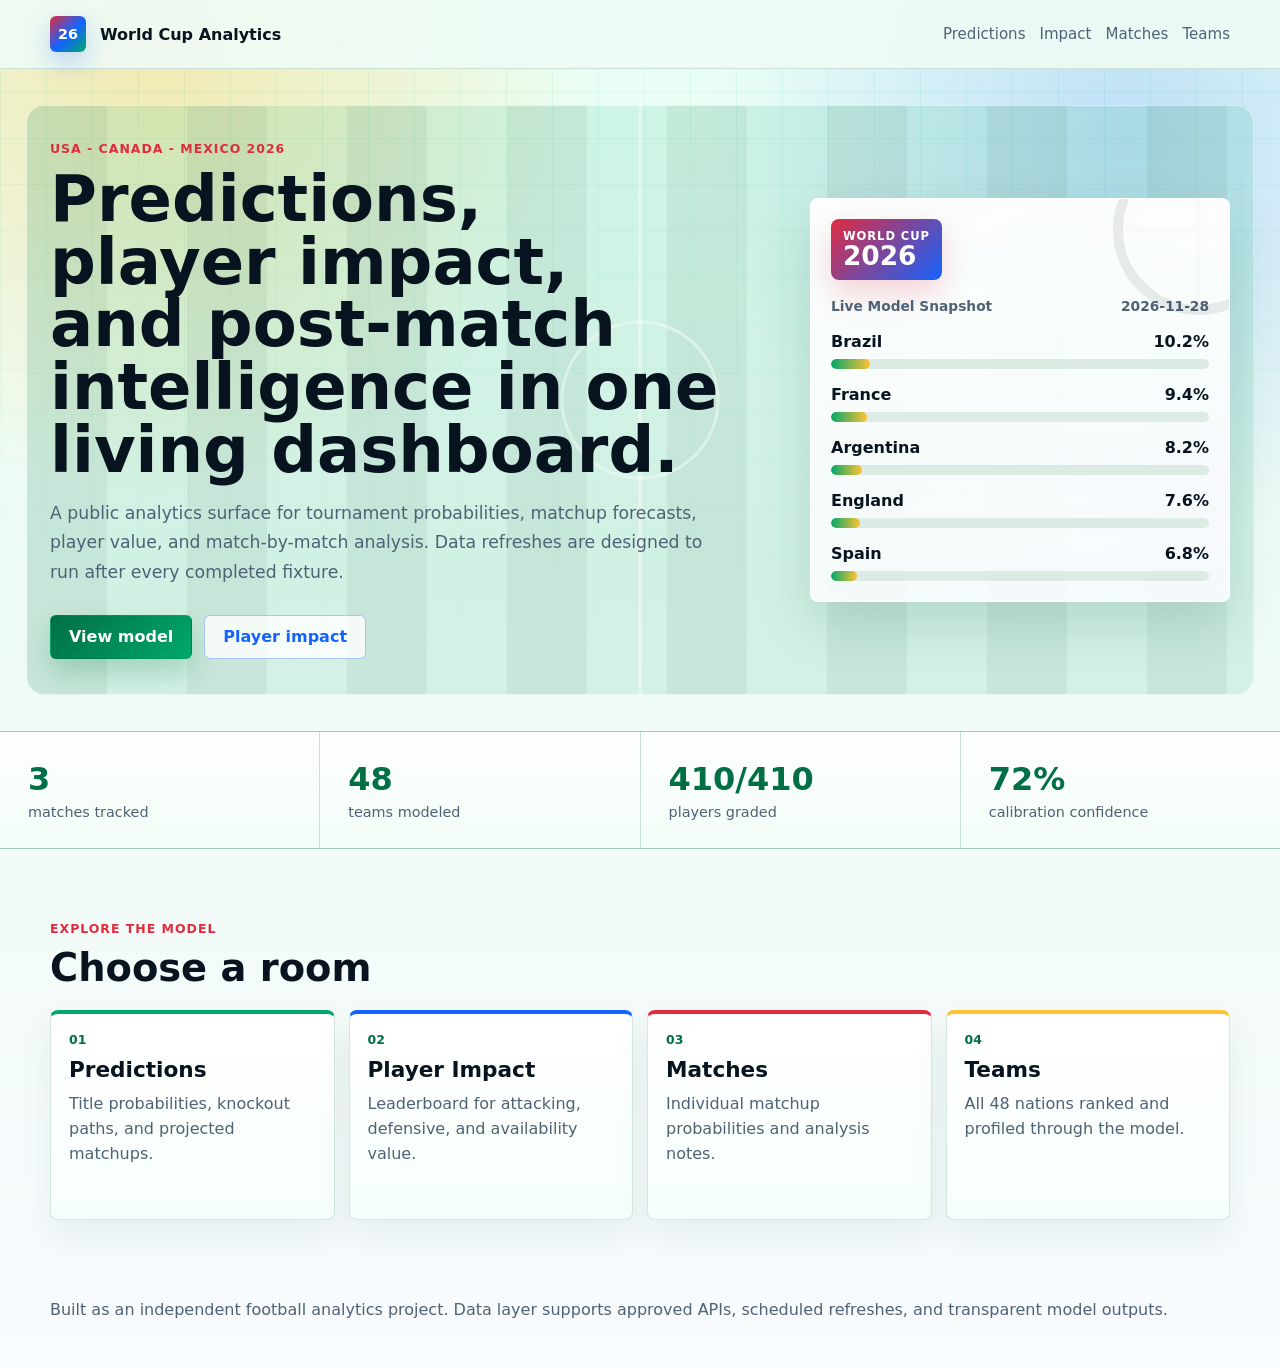
<file: index.html>
<!doctype html>
<html lang="en">
  <head>
    <meta charset="utf-8" />
    <meta name="viewport" content="width=device-width, initial-scale=1" />
    <title>World Cup 2026 Analytics</title>
    <meta
      name="description"
      content="World Cup 2026 prediction model, matchup probabilities, player impact leaderboard, and match analysis."
    />
    <link rel="stylesheet" href="styles.css" />
  </head>
  <body data-page="home">
    <header class="site-header">
      <nav class="nav">
        <a class="brand" href="index.html" aria-label="World Cup 2026 Analytics home">
          <span class="brand-mark">26</span>
          <span>World Cup Analytics</span>
        </a>
        <div class="nav-links">
          <a href="predictions.html" data-nav="predictions">Predictions</a>
          <a href="impact.html" data-nav="impact">Impact</a>
          <a href="matches.html" data-nav="matches">Matches</a>
          <a href="teams.html" data-nav="teams">Teams</a>
        </div>
      </nav>
    </header>

    <main>
      <section class="hero">
        <div class="hero-copy">
          <p class="eyebrow">USA - Canada - Mexico 2026</p>
          <h1>Predictions, player impact, and post-match intelligence in one living dashboard.</h1>
          <p>
            A public analytics surface for tournament probabilities, matchup forecasts,
            player value, and match-by-match analysis. Data refreshes are designed to run
            after every completed fixture.
          </p>
          <div class="hero-actions">
            <a class="button primary" href="predictions.html">View model</a>
            <a class="button secondary" href="impact.html">Player impact</a>
          </div>
        </div>
        <div class="hero-panel" aria-label="Model snapshot">
          <div class="tournament-badge">
            <span>World Cup</span>
            <strong>2026</strong>
          </div>
          <div class="panel-header">
            <span>Live Model Snapshot</span>
            <span id="lastUpdated">Loading...</span>
          </div>
          <div class="probability-stack" id="heroProbabilities"></div>
        </div>
      </section>

      <section class="metrics-band" aria-label="Model summary">
        <div>
          <span class="metric-value" id="trackedMatches">0</span>
          <span class="metric-label">matches tracked</span>
        </div>
        <div>
          <span class="metric-value" id="trackedTeams">0</span>
          <span class="metric-label">teams modeled</span>
        </div>
        <div>
          <span class="metric-value" id="trackedPlayers">0</span>
          <span class="metric-label">players graded</span>
        </div>
        <div>
          <span class="metric-value" id="modelConfidence">0%</span>
          <span class="metric-label">calibration confidence</span>
        </div>
      </section>

      <section class="section">
        <div class="section-heading">
          <p class="eyebrow">Explore the model</p>
          <h2>Choose a room</h2>
        </div>
        <div class="page-card-grid">
          <a class="page-card" href="predictions.html">
            <span>01</span>
            <h3>Predictions</h3>
            <p>Title probabilities, knockout paths, and projected matchups.</p>
          </a>
          <a class="page-card" href="impact.html">
            <span>02</span>
            <h3>Player Impact</h3>
            <p>Leaderboard for attacking, defensive, and availability value.</p>
          </a>
          <a class="page-card" href="matches.html">
            <span>03</span>
            <h3>Matches</h3>
            <p>Individual matchup probabilities and analysis notes.</p>
          </a>
          <a class="page-card" href="teams.html">
            <span>04</span>
            <h3>Teams</h3>
            <p>All 48 nations ranked and profiled through the model.</p>
          </a>
        </div>
      </section>
    </main>

    <footer class="footer">
      <p>
        Built as an independent football analytics project. Data layer supports approved APIs,
        scheduled refreshes, and transparent model outputs.
      </p>
    </footer>

    <script src="app.js"></script>
  </body>
</html>
</file>
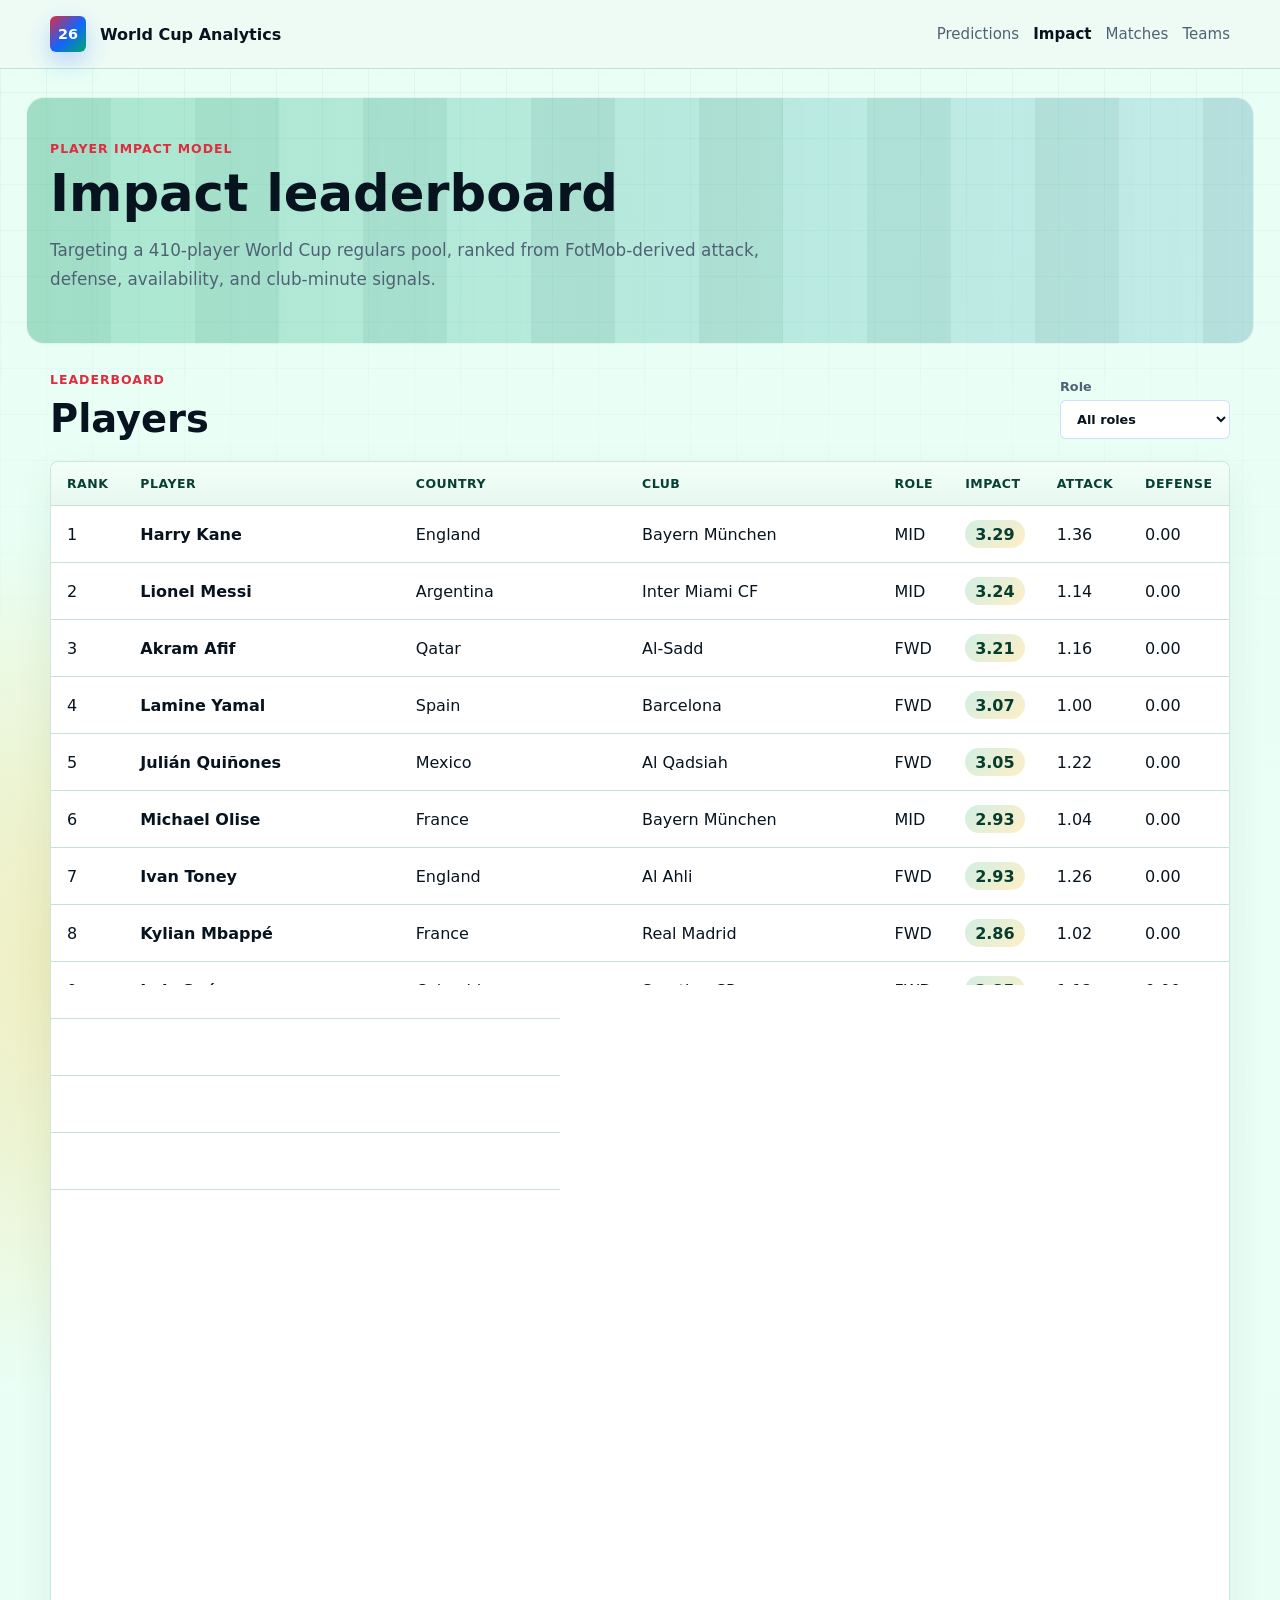
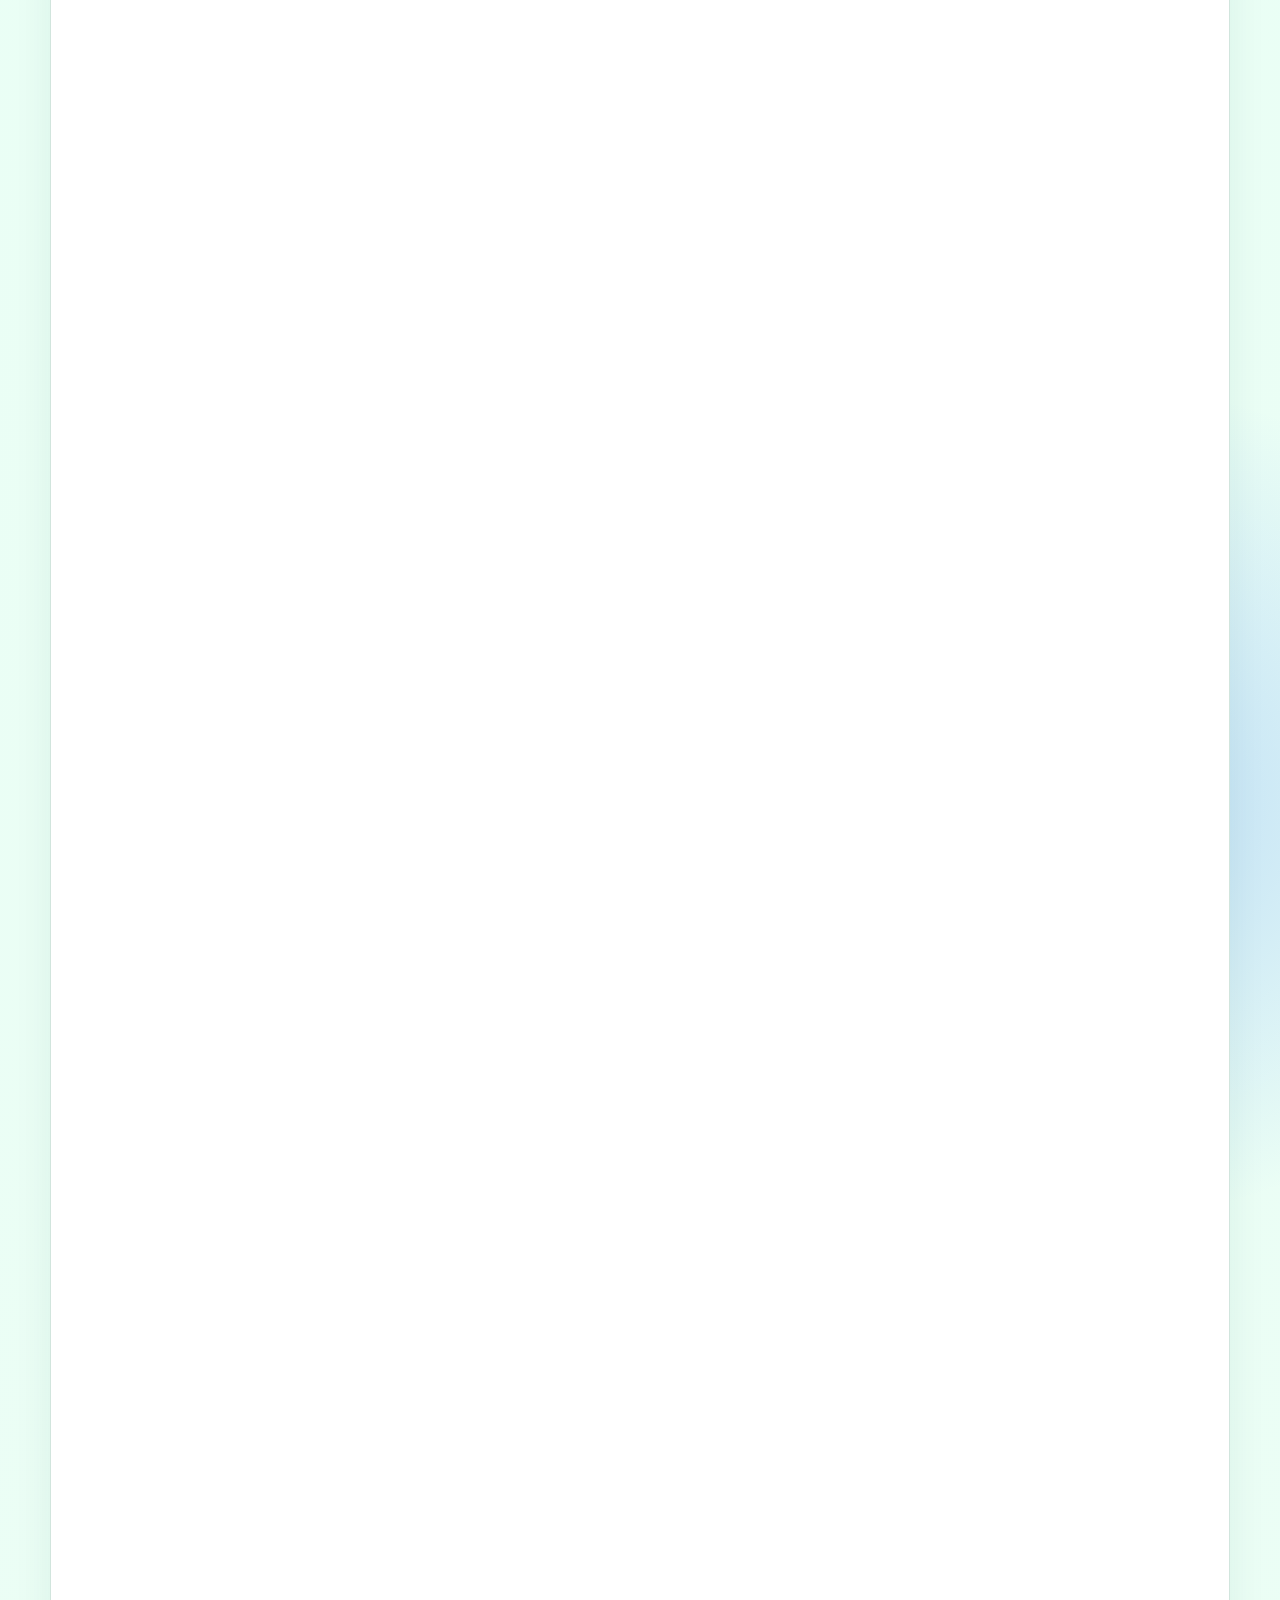
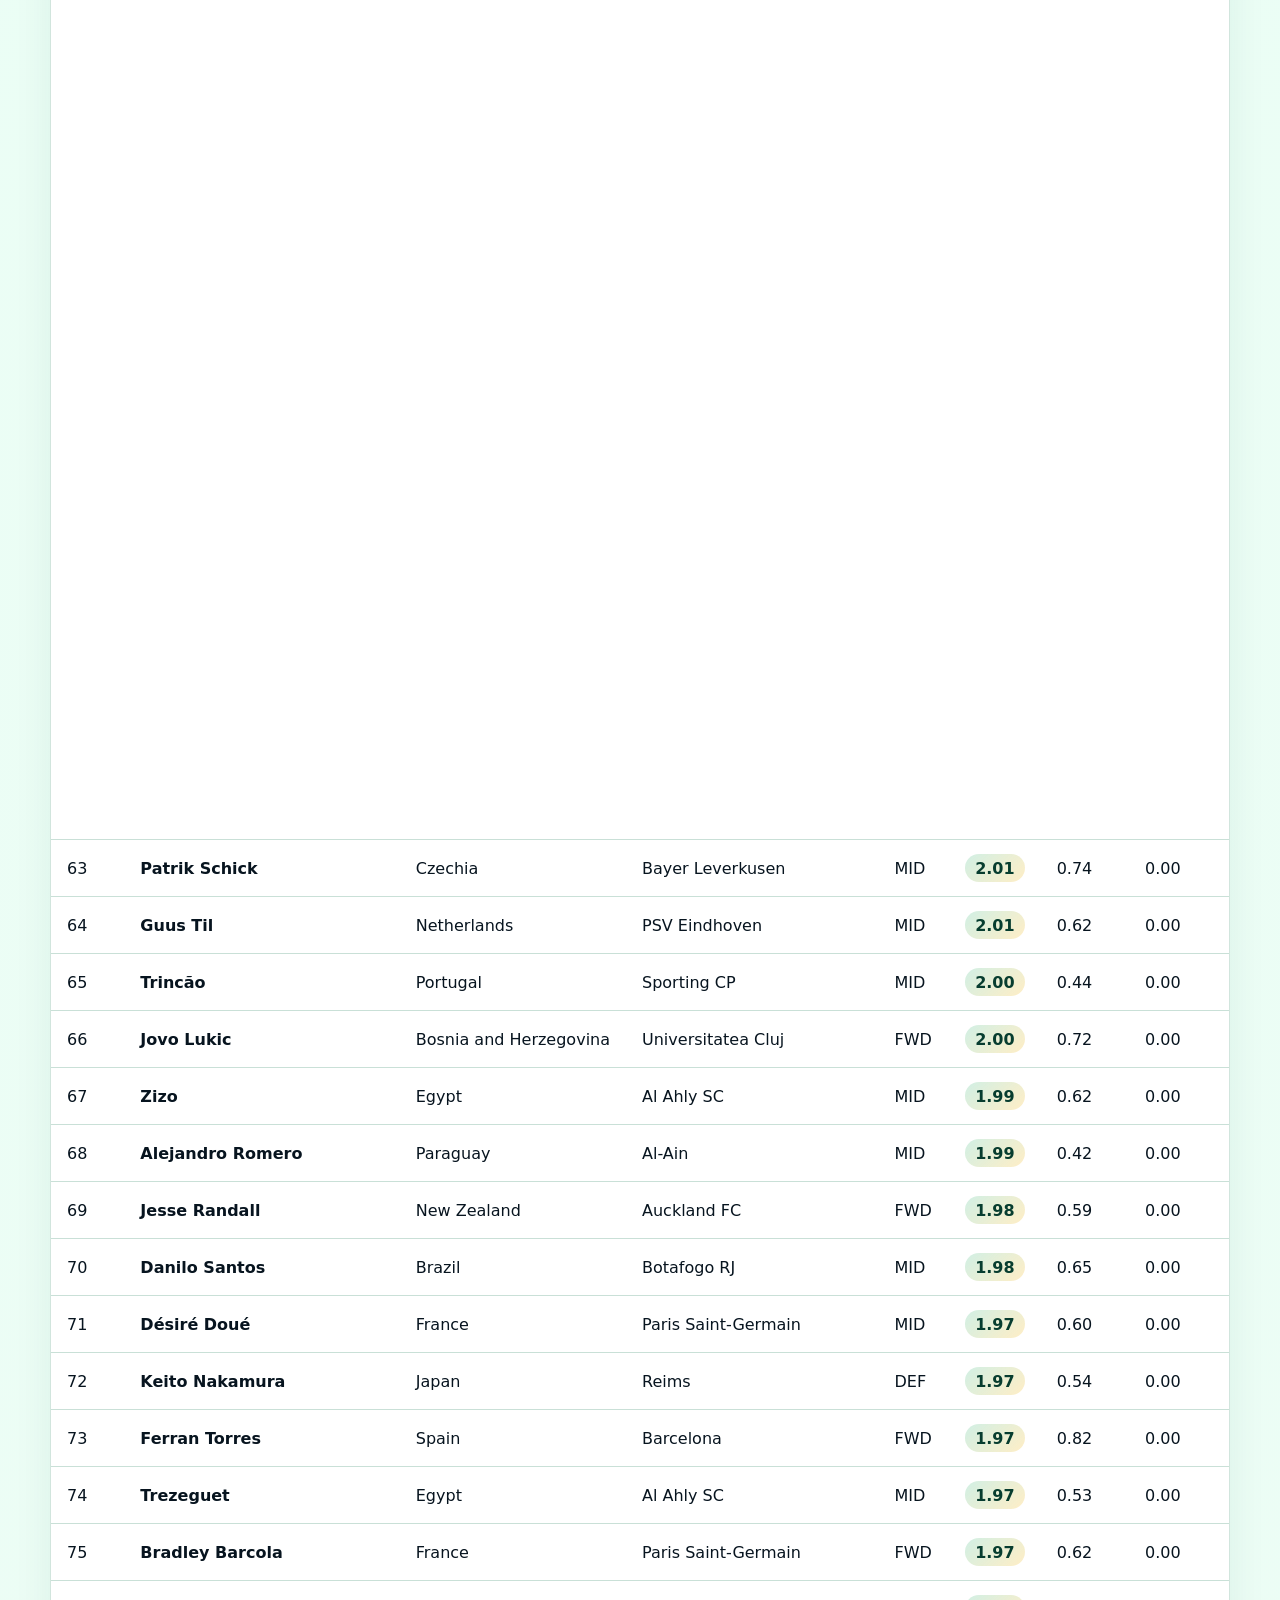
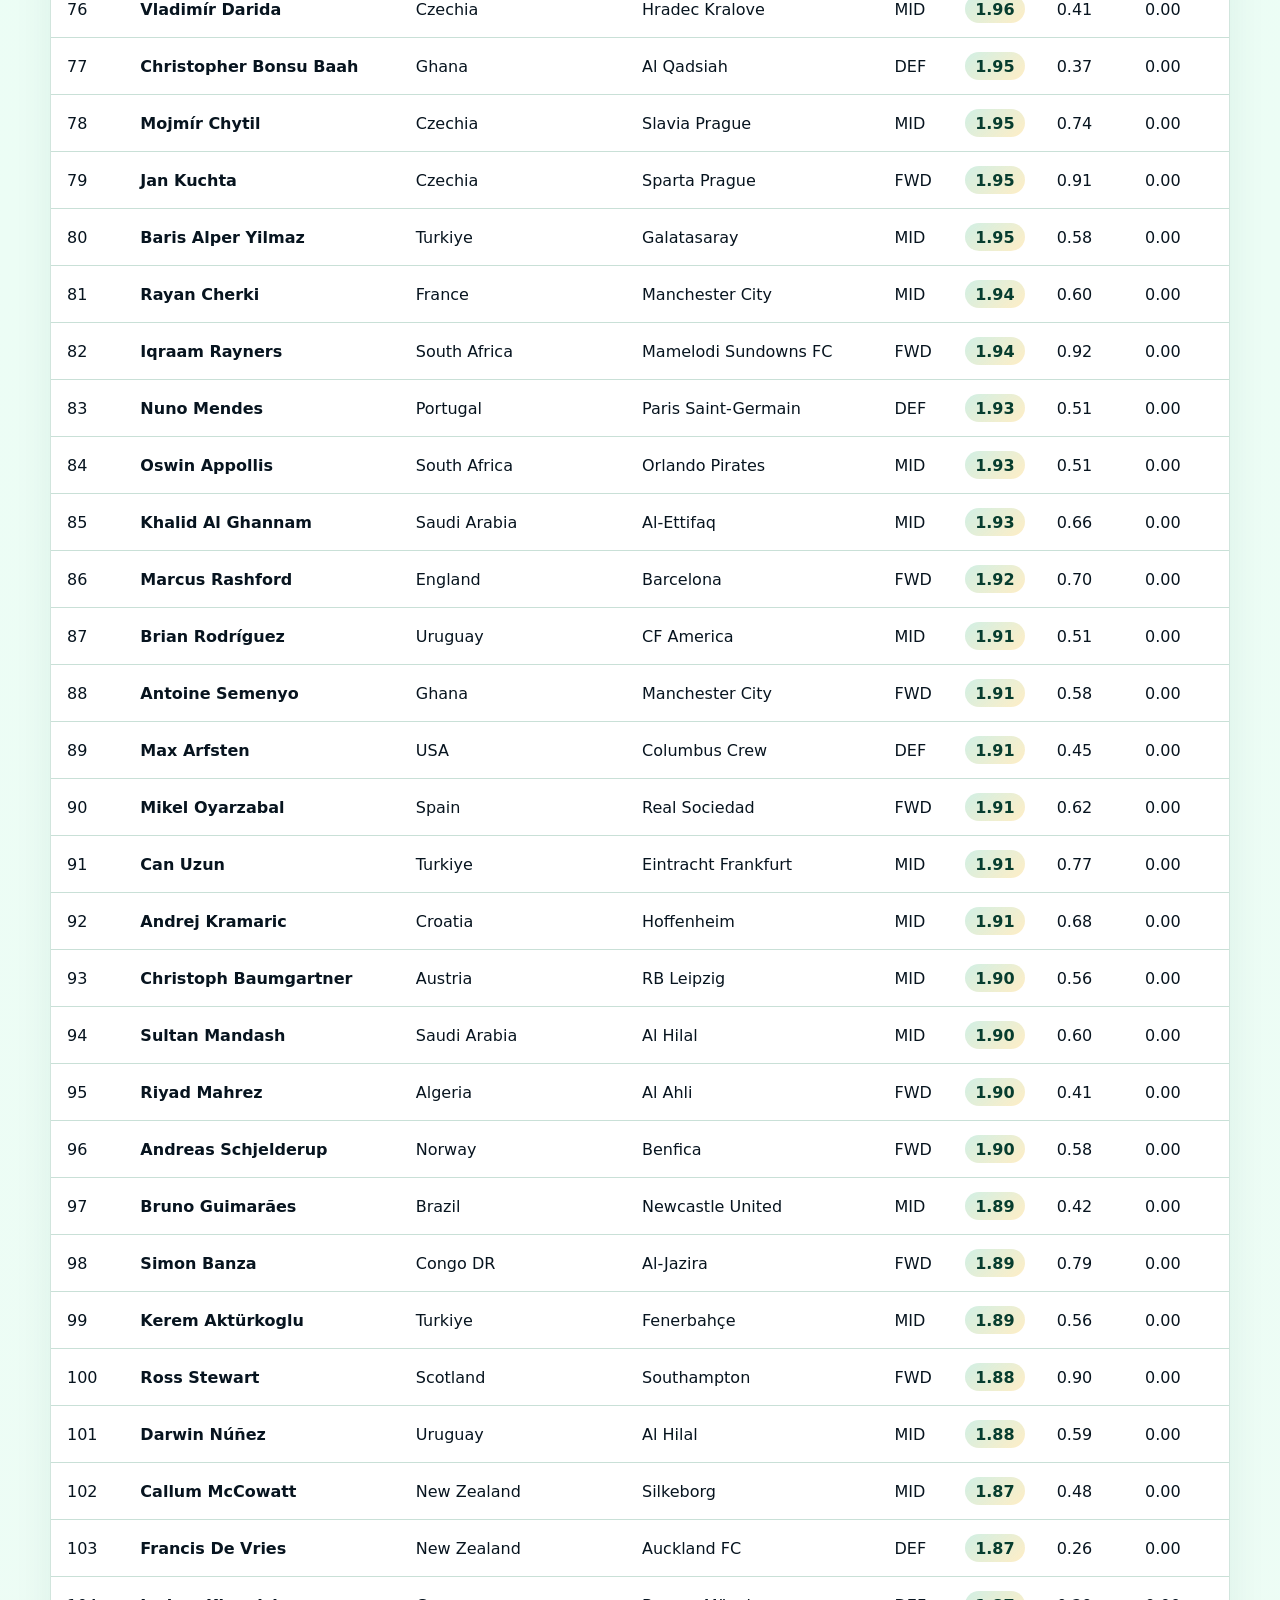
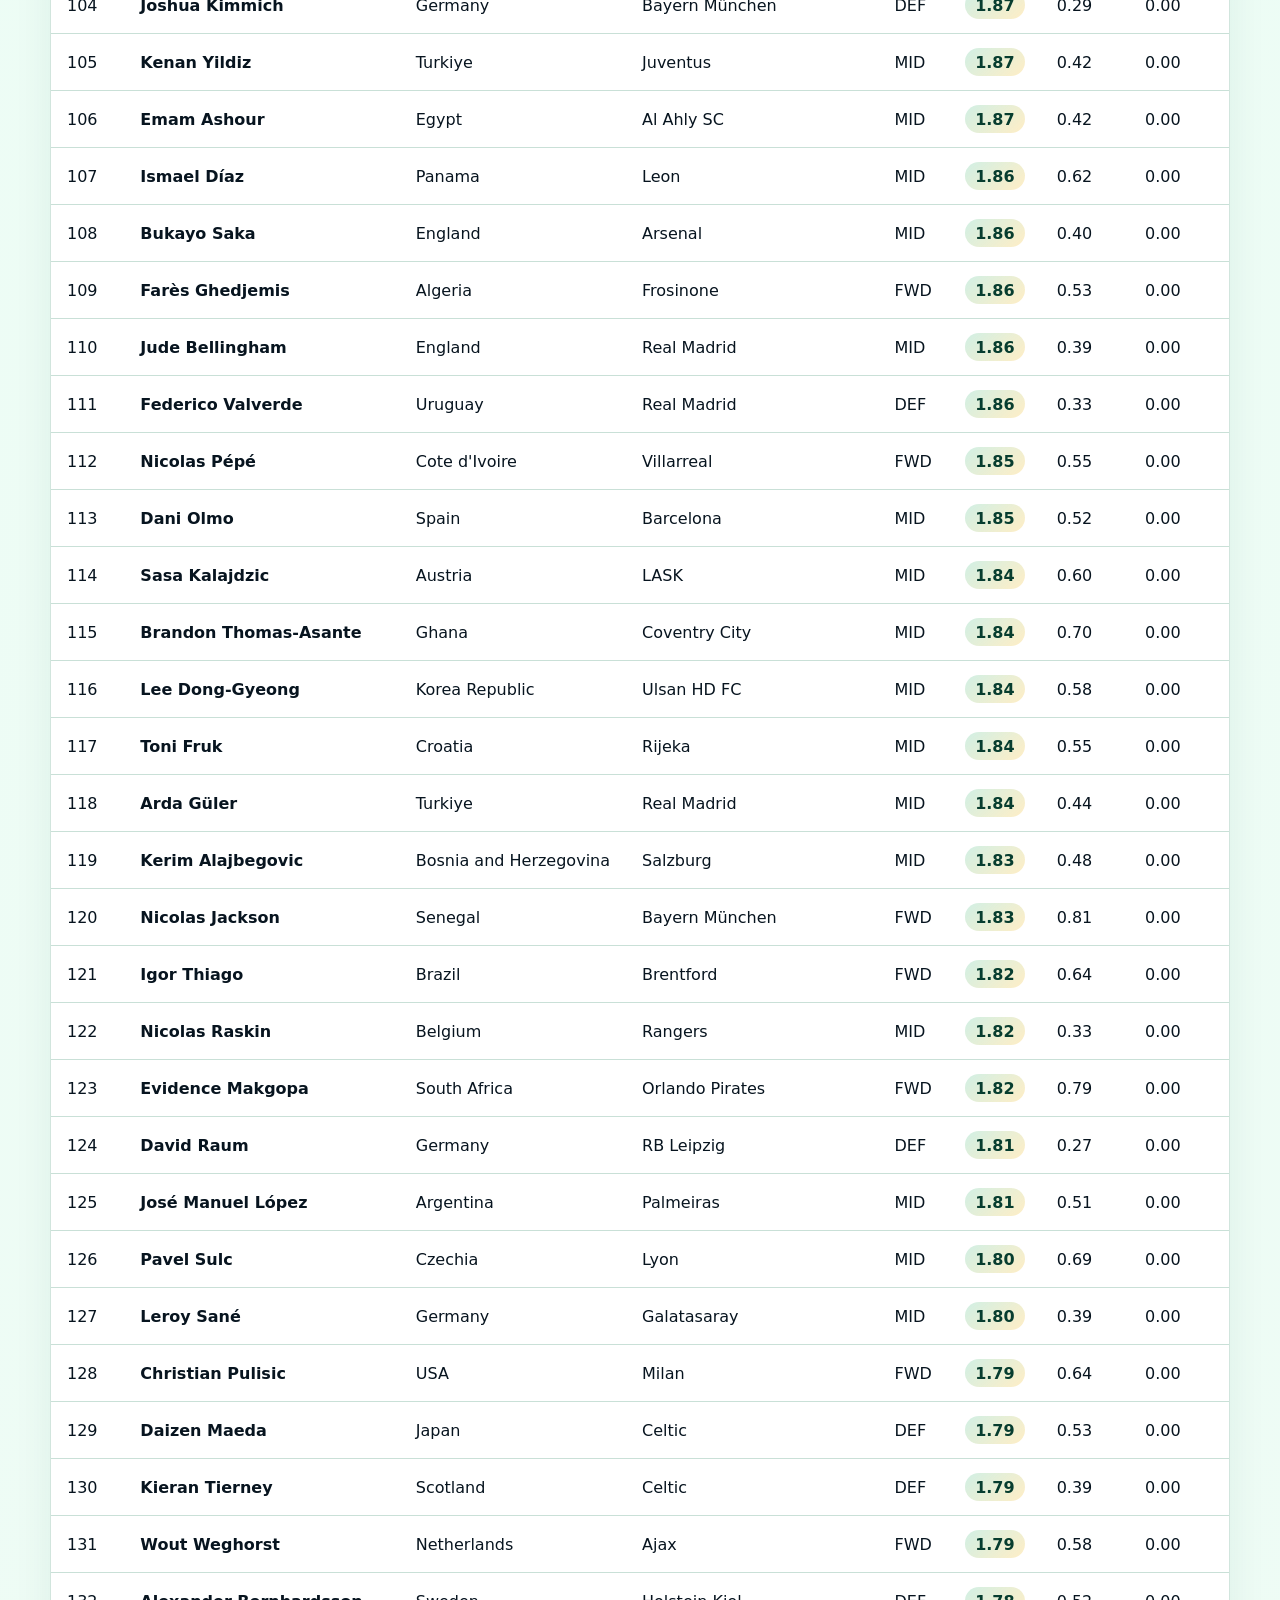
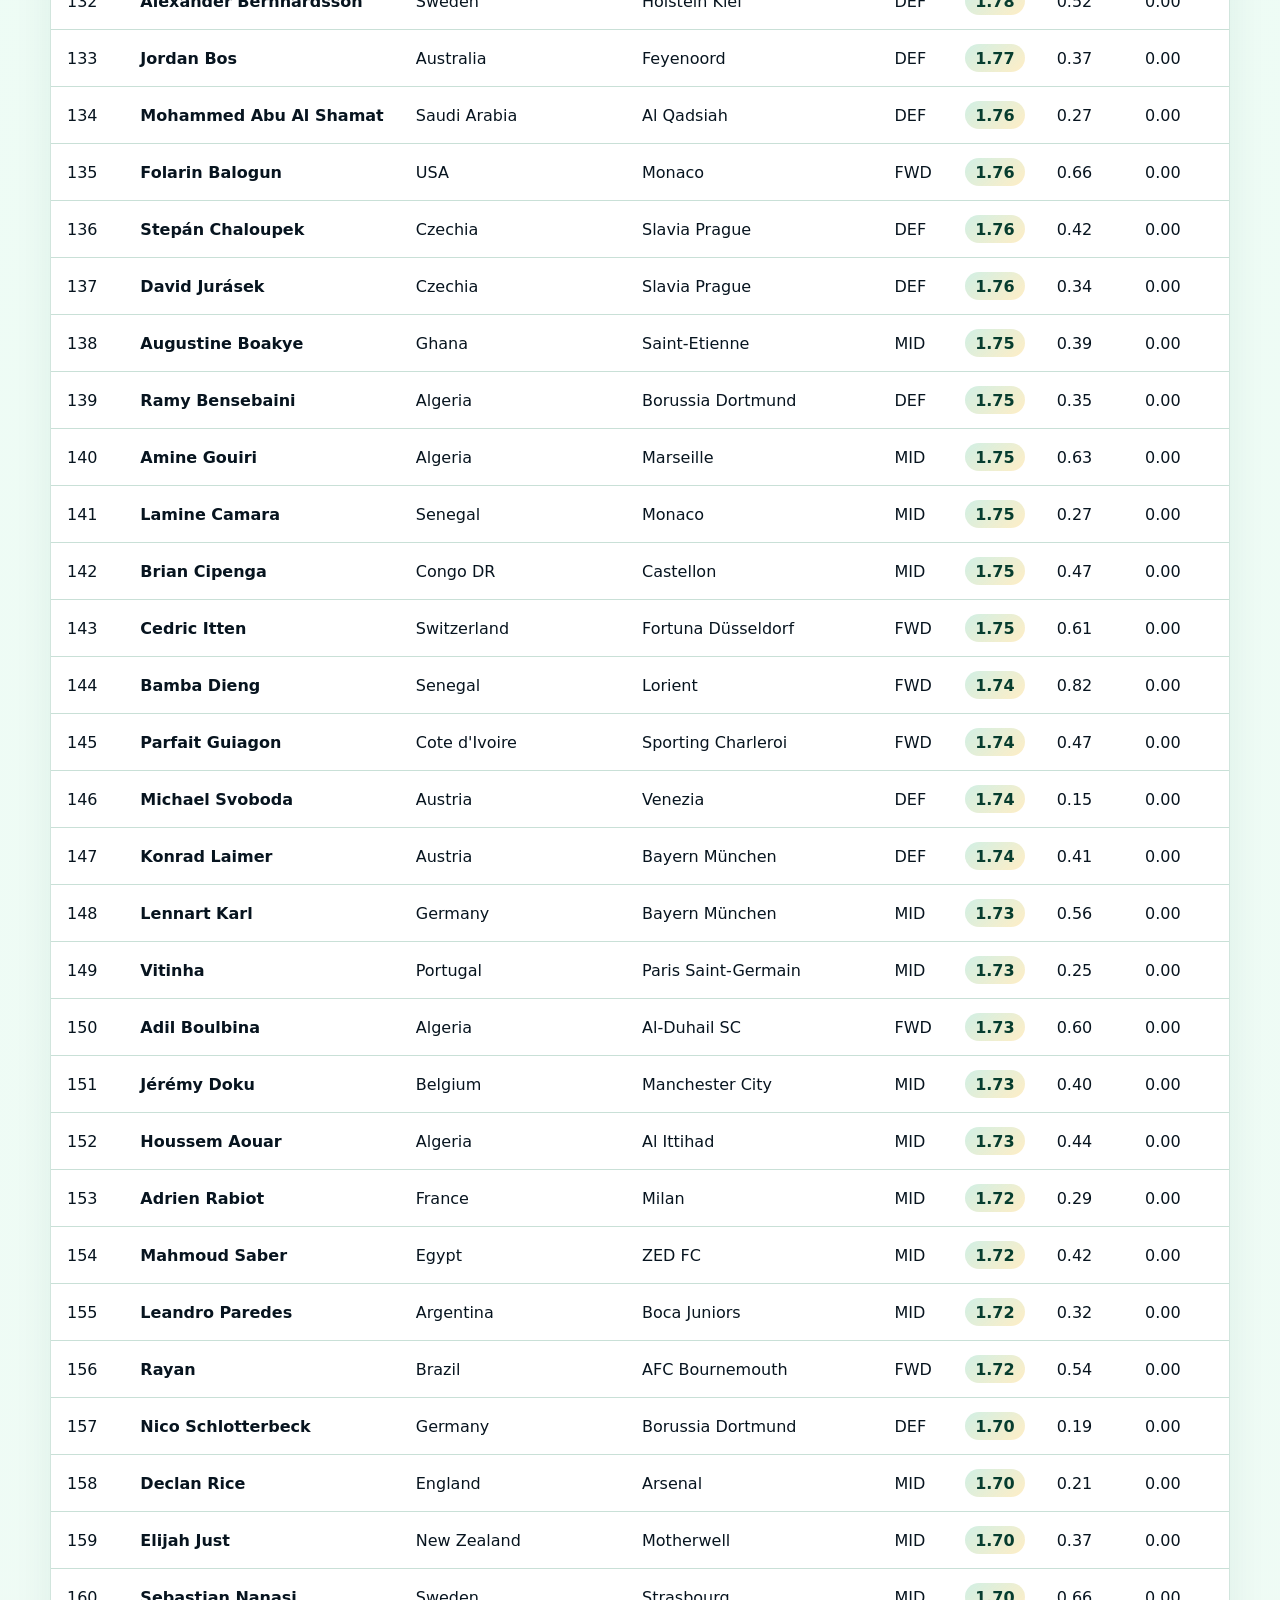
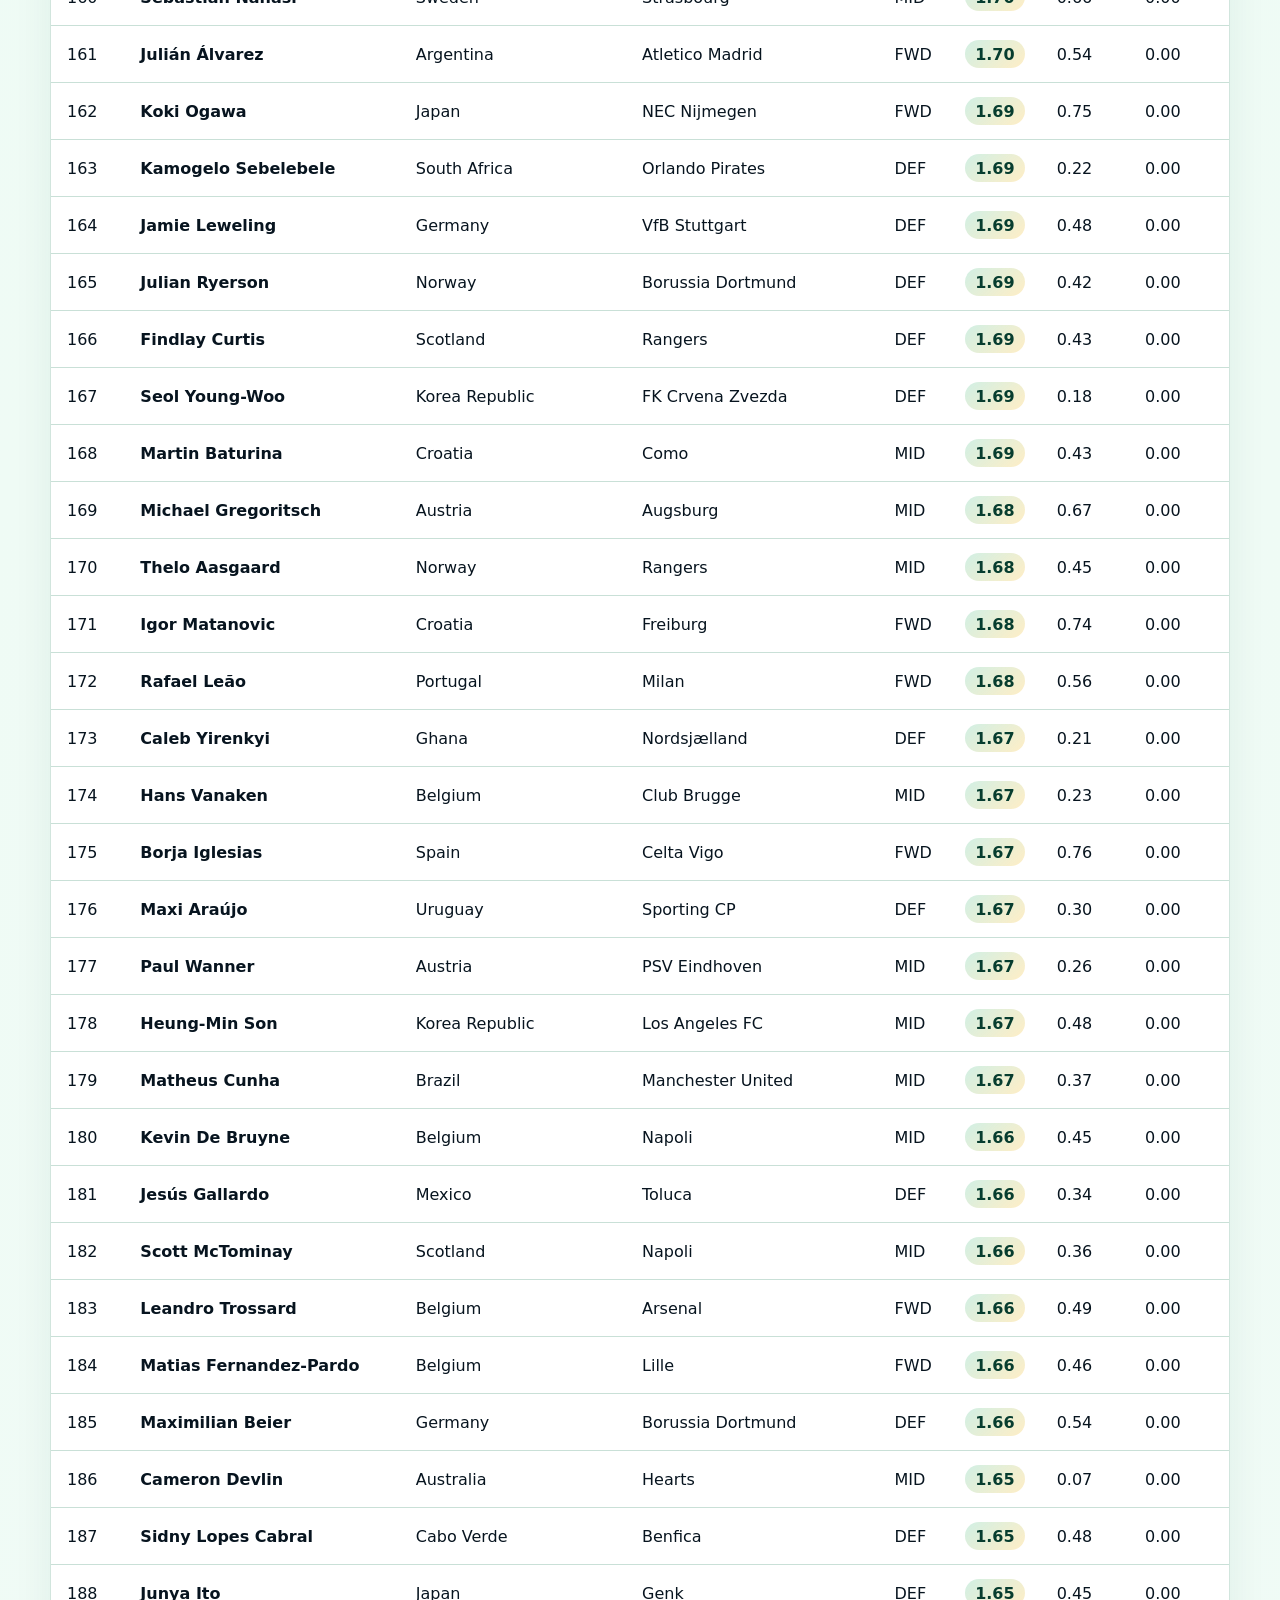
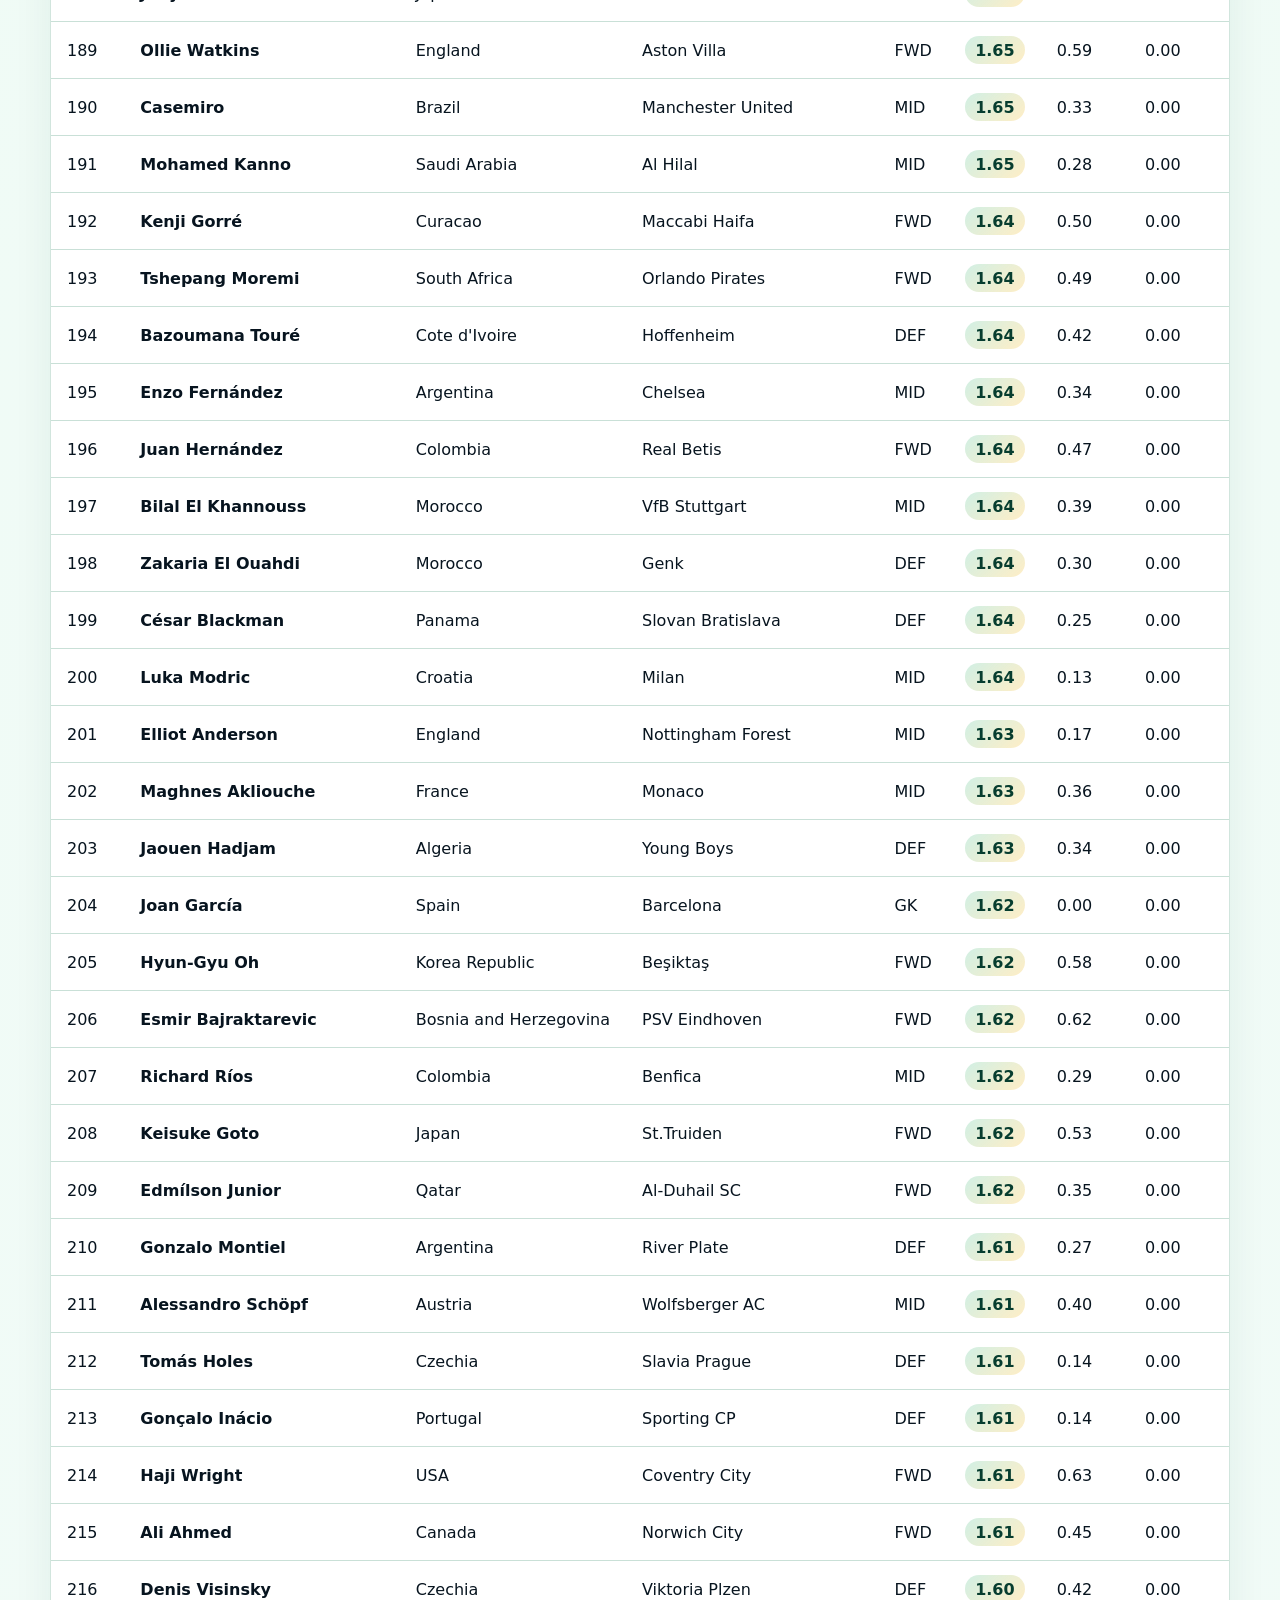
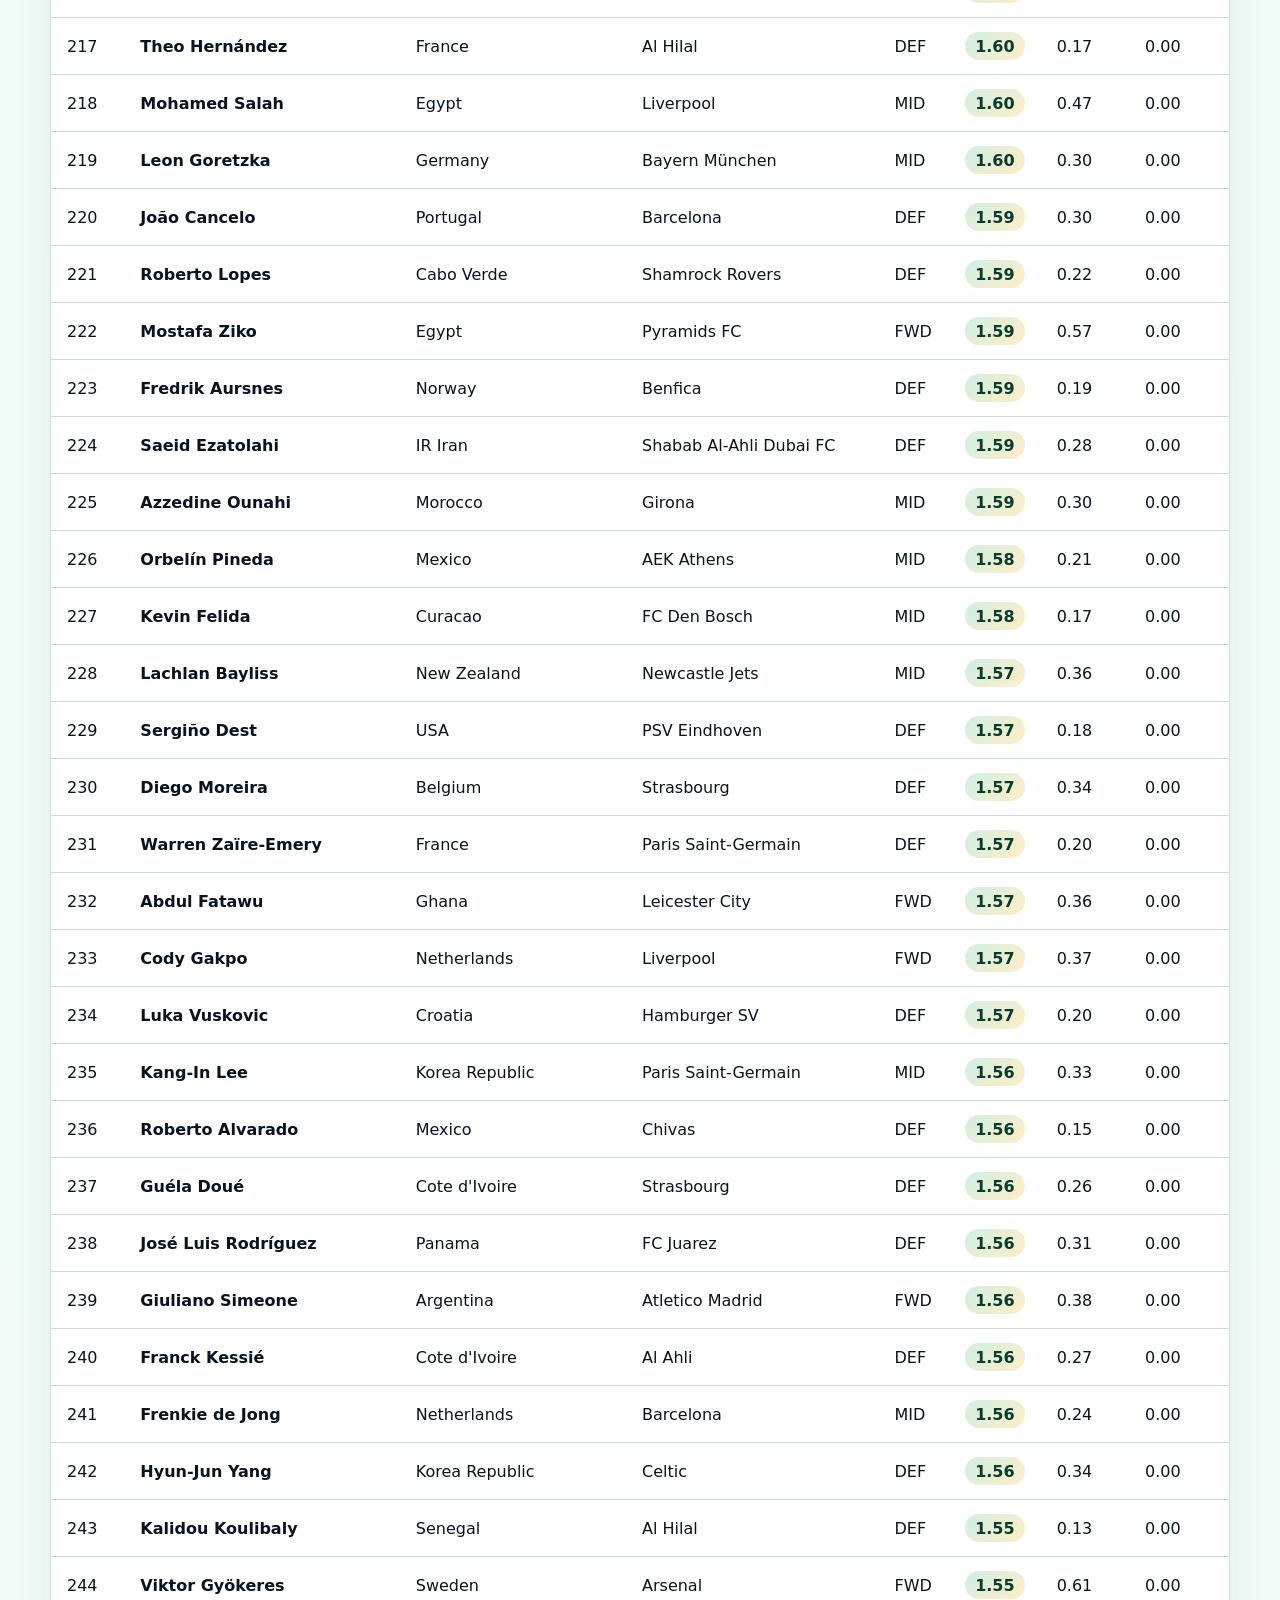
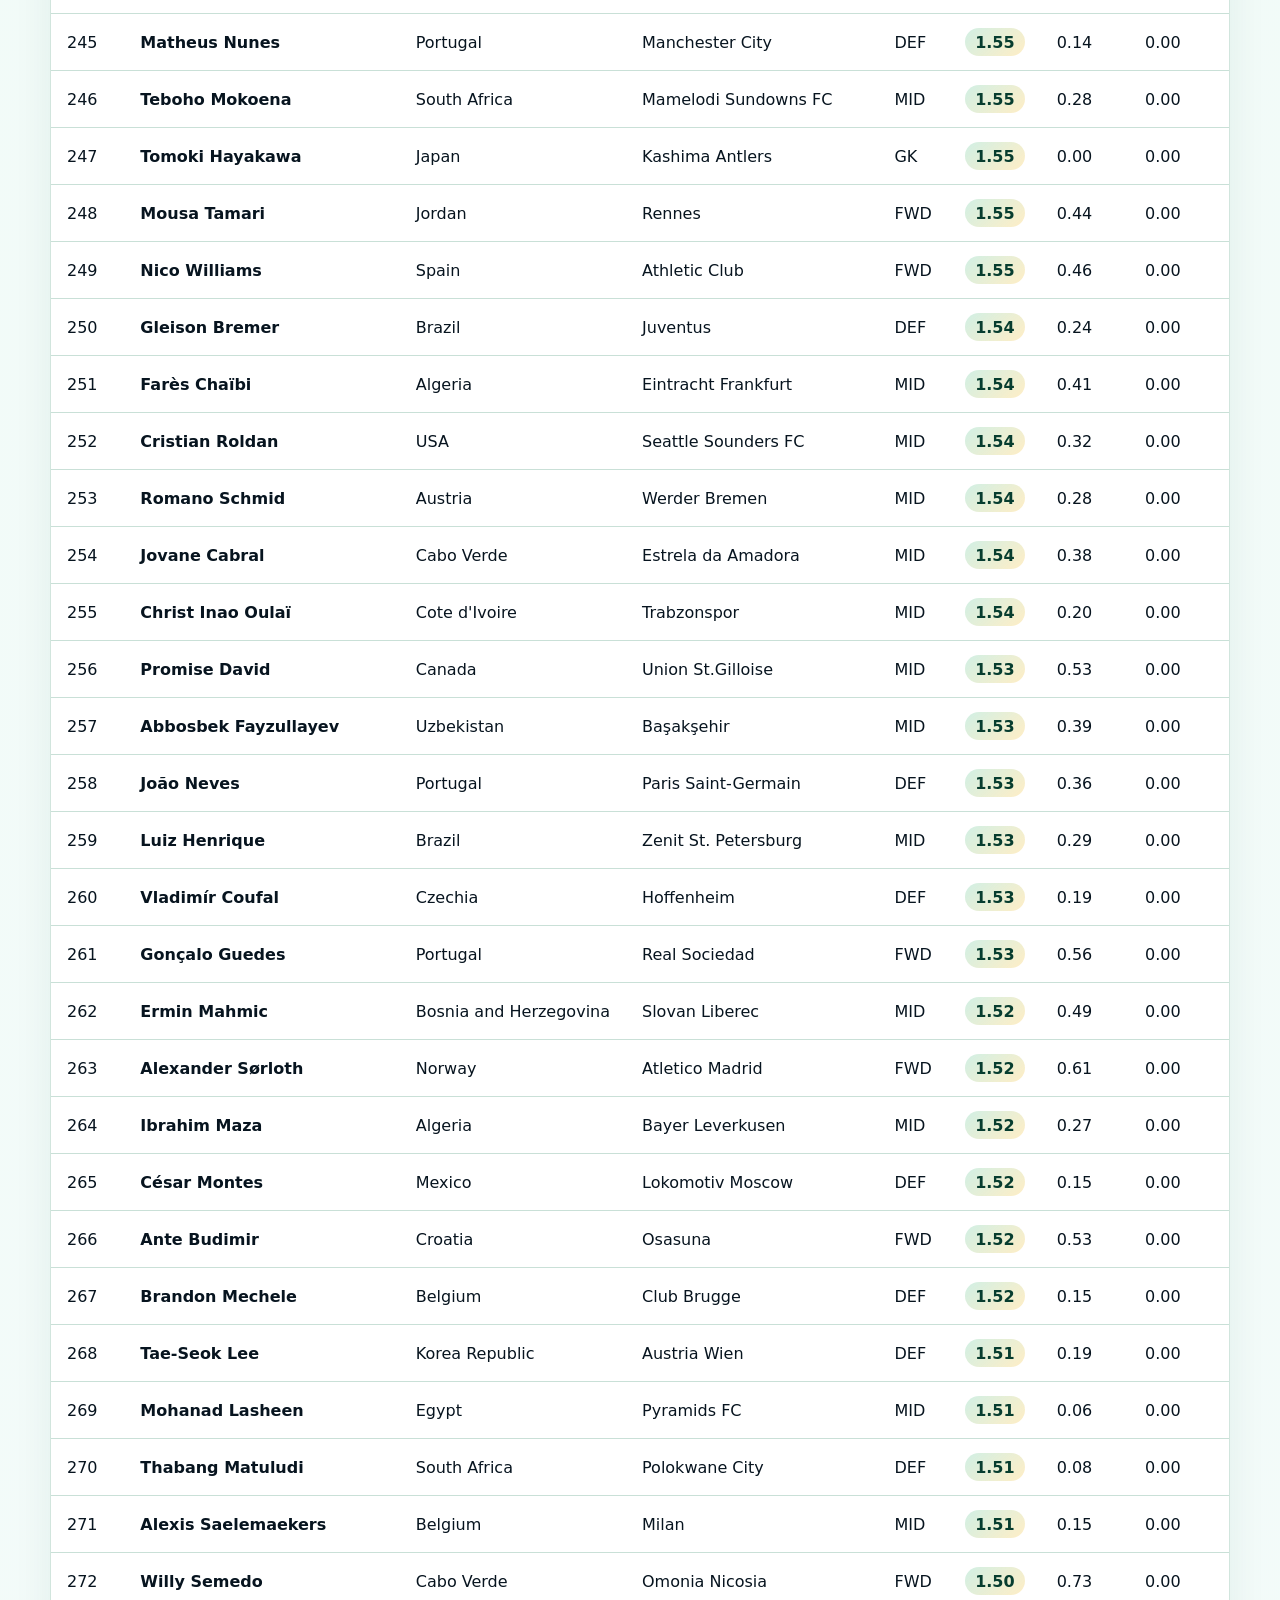
<file: impact.html>
<!doctype html>
<html lang="en">
  <head>
    <meta charset="utf-8" />
    <meta name="viewport" content="width=device-width, initial-scale=1" />
    <title>Player Impact | World Cup 2026 Analytics</title>
    <meta name="description" content="World Cup 2026 player impact leaderboard." />
    <link rel="stylesheet" href="styles.css" />
  </head>
  <body data-page="impact">
    <header class="site-header">
      <nav class="nav">
        <a class="brand" href="index.html" aria-label="World Cup 2026 Analytics home">
          <span class="brand-mark">26</span>
          <span>World Cup Analytics</span>
        </a>
        <div class="nav-links">
          <a href="predictions.html" data-nav="predictions">Predictions</a>
          <a href="impact.html" data-nav="impact">Impact</a>
          <a href="matches.html" data-nav="matches">Matches</a>
          <a href="teams.html" data-nav="teams">Teams</a>
        </div>
      </nav>
    </header>

    <main>
      <section class="page-hero">
        <p class="eyebrow">Player impact model</p>
        <h1>Impact leaderboard</h1>
        <p>Targeting a 410-player World Cup regulars pool, ranked from FotMob-derived attack, defense, availability, and club-minute signals.</p>
      </section>

      <section class="section page-section">
        <div class="section-heading inline-heading">
          <div>
            <p class="eyebrow">Leaderboard</p>
            <h2>Players</h2>
          </div>
          <label class="filter-label">
            Role
            <select id="roleFilter">
              <option value="all">All roles</option>
              <option value="GK">Goalkeepers</option>
              <option value="DEF">Defenders</option>
              <option value="MID">Midfielders</option>
              <option value="FWD">Forwards</option>
            </select>
          </label>
        </div>
        <div class="table-shell">
          <table>
            <thead>
              <tr>
                <th>Rank</th>
                <th>Player</th>
                <th>Country</th>
                <th>Club</th>
                <th>Role</th>
                <th>Impact</th>
                <th>Attack</th>
                <th>Defense</th>
                <th>Club mins</th>
                <th>Regularity</th>
                <th>Availability</th>
                <th>Source</th>
              </tr>
            </thead>
            <tbody id="leaderboardTable"></tbody>
          </table>
        </div>
      </section>
    </main>

    <footer class="footer">
      <p>Built as an independent football analytics project.</p>
    </footer>
    <script src="app.js"></script>
  </body>
</html>
</file>
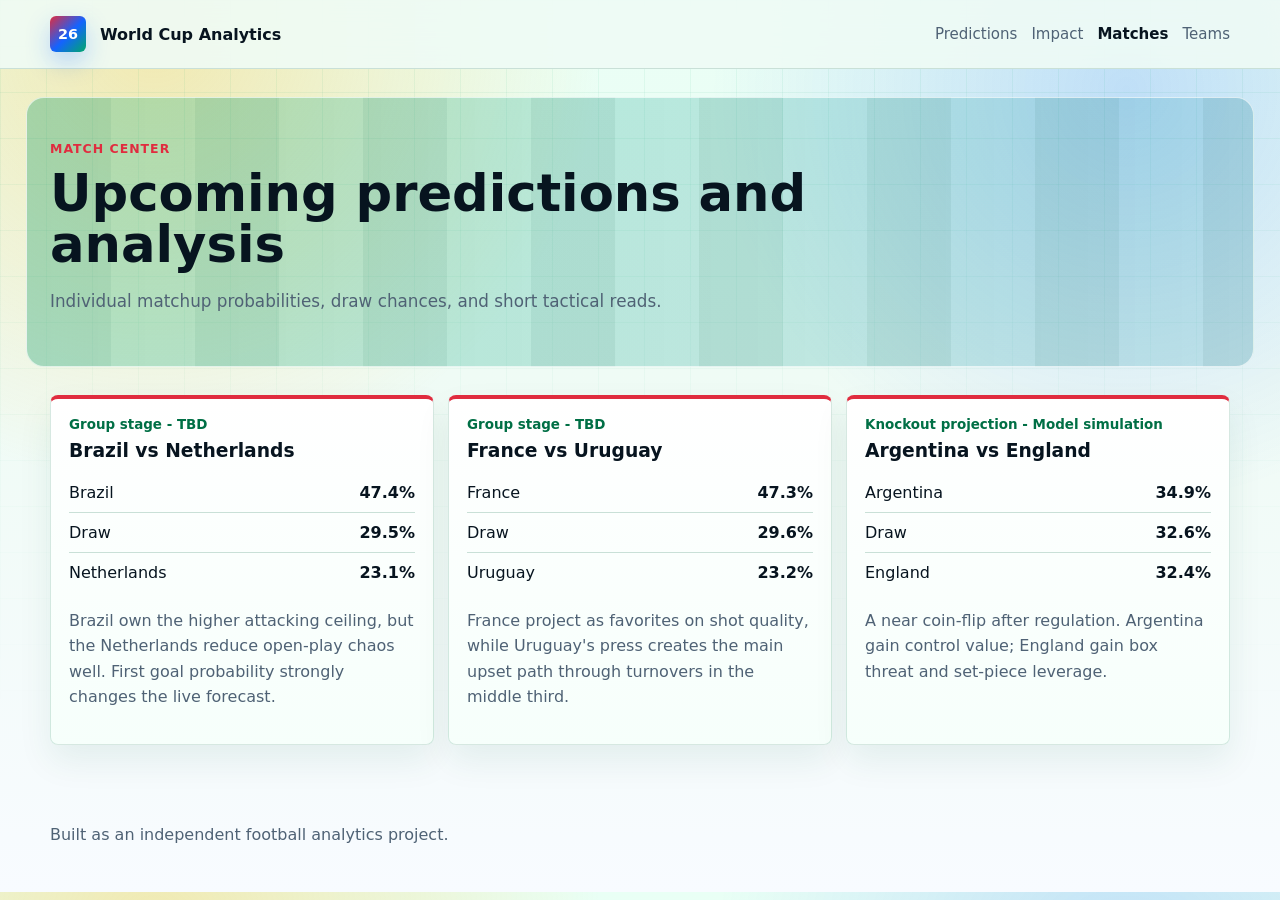
<file: matches.html>
<!doctype html>
<html lang="en">
  <head>
    <meta charset="utf-8" />
    <meta name="viewport" content="width=device-width, initial-scale=1" />
    <title>Matches | World Cup 2026 Analytics</title>
    <meta name="description" content="World Cup 2026 matchup probabilities and match analysis." />
    <link rel="stylesheet" href="styles.css" />
  </head>
  <body data-page="matches">
    <header class="site-header">
      <nav class="nav">
        <a class="brand" href="index.html" aria-label="World Cup 2026 Analytics home">
          <span class="brand-mark">26</span>
          <span>World Cup Analytics</span>
        </a>
        <div class="nav-links">
          <a href="predictions.html" data-nav="predictions">Predictions</a>
          <a href="impact.html" data-nav="impact">Impact</a>
          <a href="matches.html" data-nav="matches">Matches</a>
          <a href="teams.html" data-nav="teams">Teams</a>
        </div>
      </nav>
    </header>

    <main>
      <section class="page-hero">
        <p class="eyebrow">Match center</p>
        <h1>Upcoming predictions and analysis</h1>
        <p>Individual matchup probabilities, draw chances, and short tactical reads.</p>
      </section>

      <section class="section page-section">
        <div class="match-grid" id="matchGrid"></div>
      </section>
    </main>

    <footer class="footer">
      <p>Built as an independent football analytics project.</p>
    </footer>
    <script src="app.js"></script>
  </body>
</html>
</file>
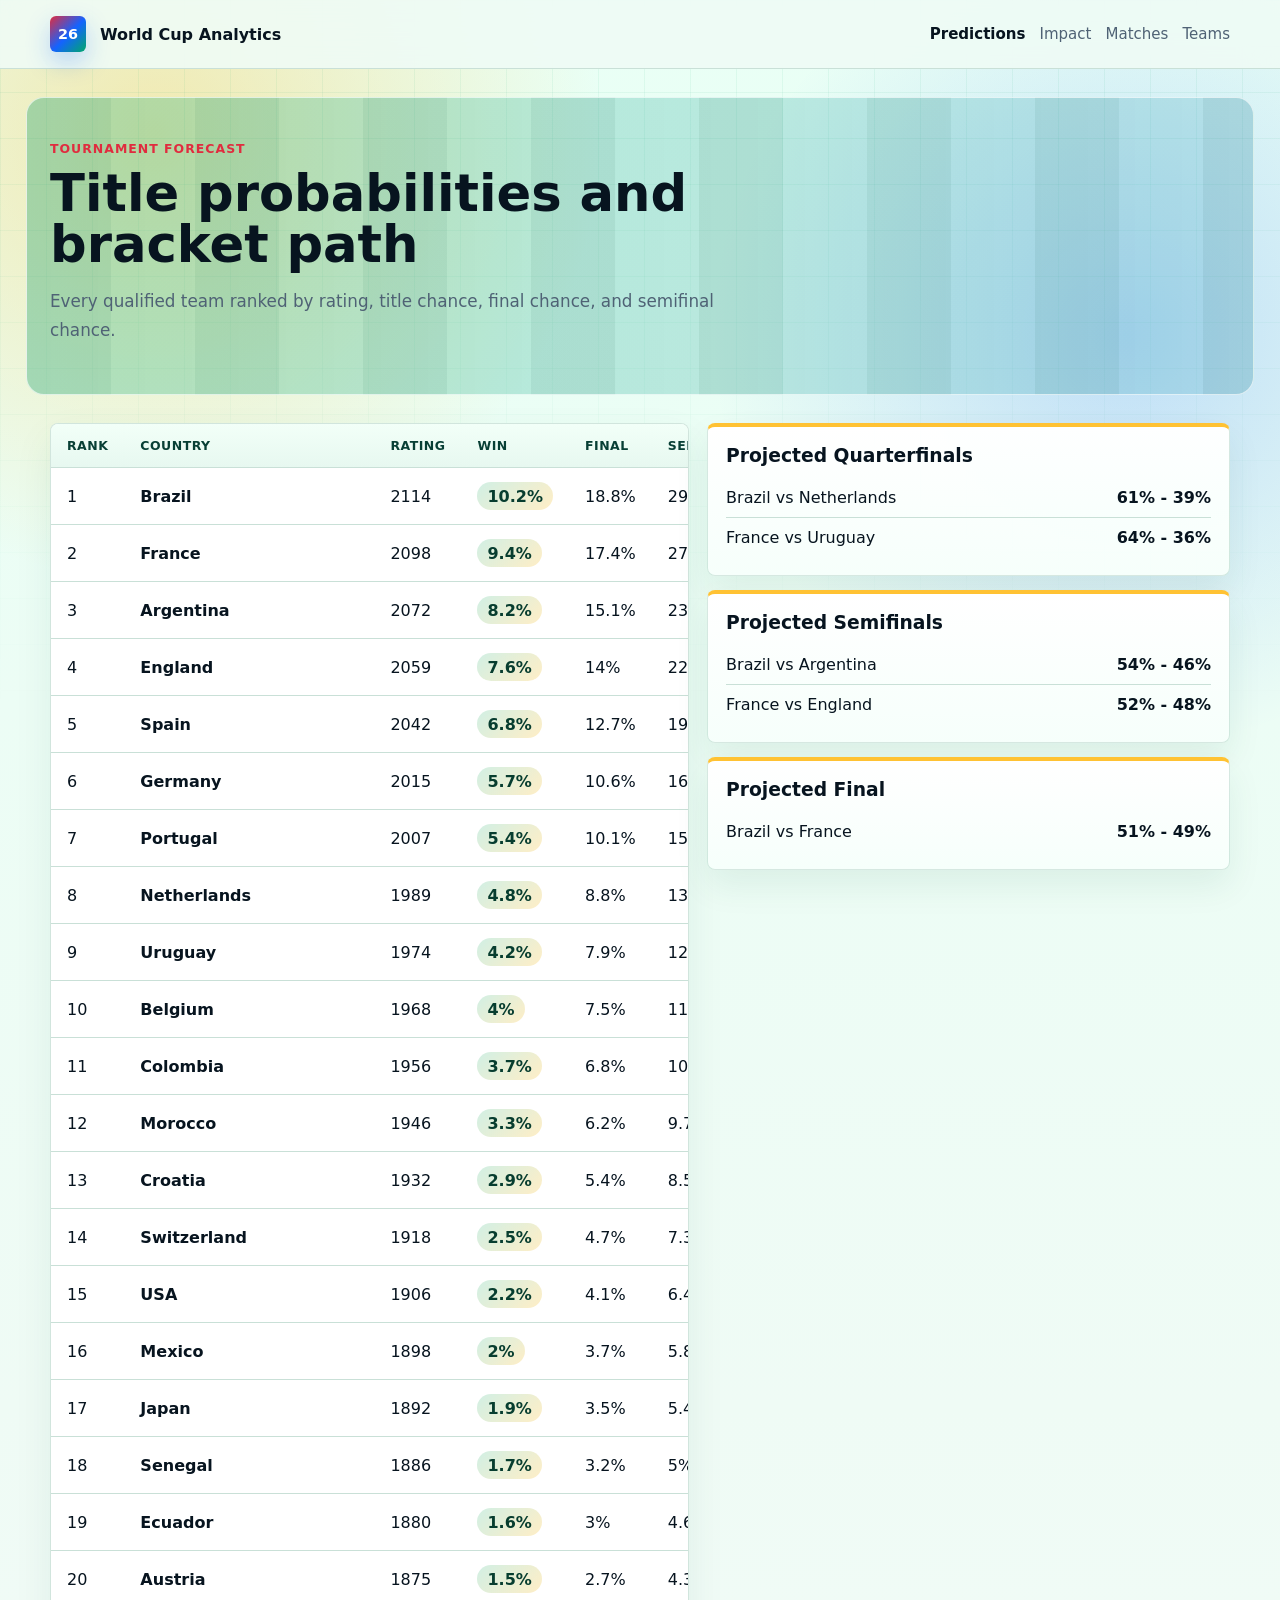
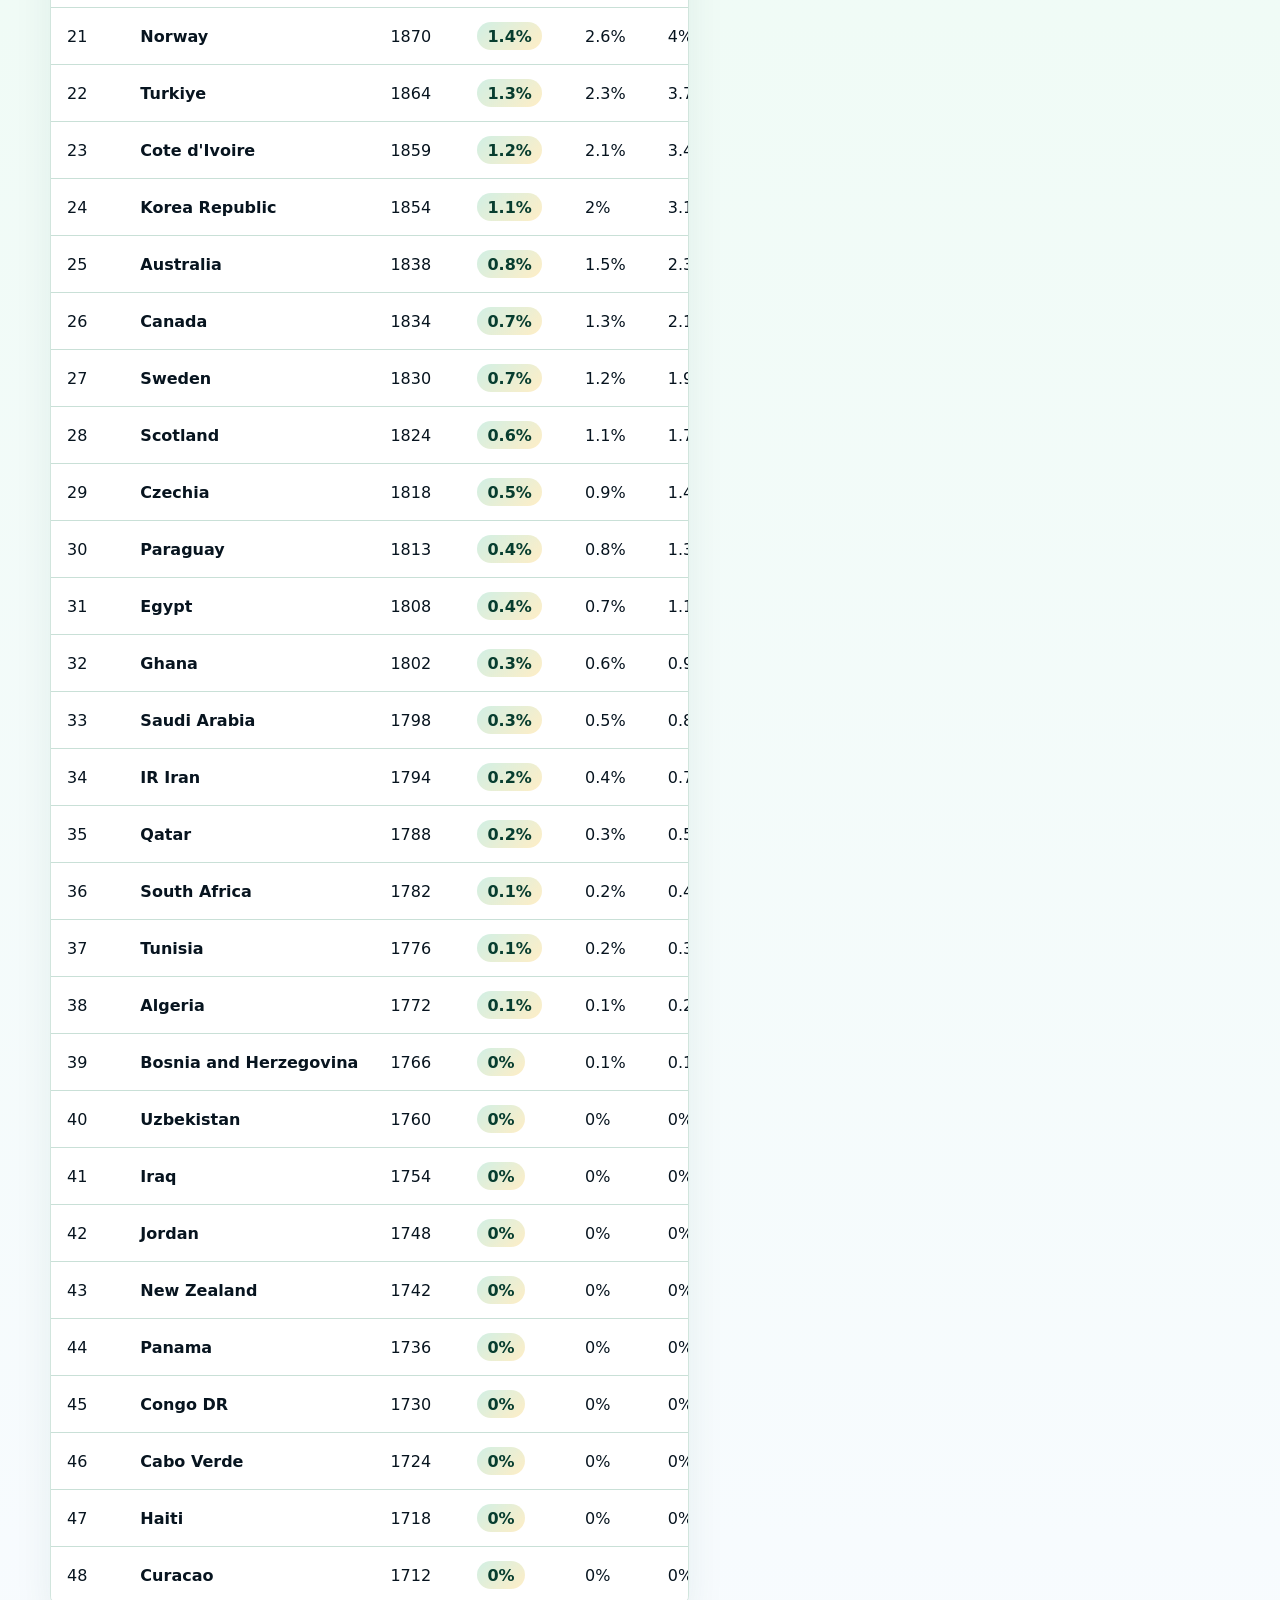
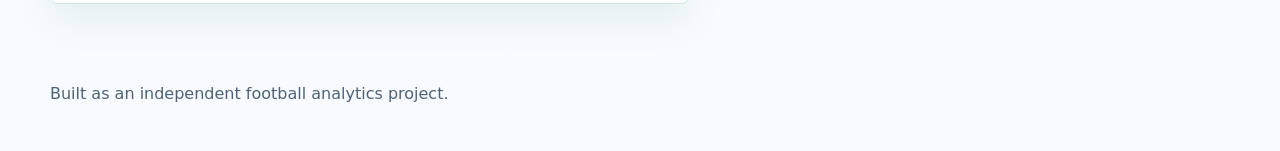
<file: predictions.html>
<!doctype html>
<html lang="en">
  <head>
    <meta charset="utf-8" />
    <meta name="viewport" content="width=device-width, initial-scale=1" />
    <title>Predictions | World Cup 2026 Analytics</title>
    <meta name="description" content="World Cup 2026 title probabilities and bracket path." />
    <link rel="stylesheet" href="styles.css" />
  </head>
  <body data-page="predictions">
    <header class="site-header">
      <nav class="nav">
        <a class="brand" href="index.html" aria-label="World Cup 2026 Analytics home">
          <span class="brand-mark">26</span>
          <span>World Cup Analytics</span>
        </a>
        <div class="nav-links">
          <a href="predictions.html" data-nav="predictions">Predictions</a>
          <a href="impact.html" data-nav="impact">Impact</a>
          <a href="matches.html" data-nav="matches">Matches</a>
          <a href="teams.html" data-nav="teams">Teams</a>
        </div>
      </nav>
    </header>

    <main>
      <section class="page-hero">
        <p class="eyebrow">Tournament forecast</p>
        <h1>Title probabilities and bracket path</h1>
        <p>Every qualified team ranked by rating, title chance, final chance, and semifinal chance.</p>
      </section>

      <section class="section page-section">
        <div class="prediction-layout">
          <div class="table-shell">
            <table>
              <thead>
                <tr>
                  <th>Rank</th>
                  <th>Country</th>
                  <th>Rating</th>
                  <th>Win</th>
                  <th>Final</th>
                  <th>Semi</th>
                </tr>
              </thead>
              <tbody id="predictionTable"></tbody>
            </table>
          </div>
          <div class="bracket" id="bracket"></div>
        </div>
      </section>
    </main>

    <footer class="footer">
      <p>Built as an independent football analytics project.</p>
    </footer>
    <script src="app.js"></script>
  </body>
</html>
</file>
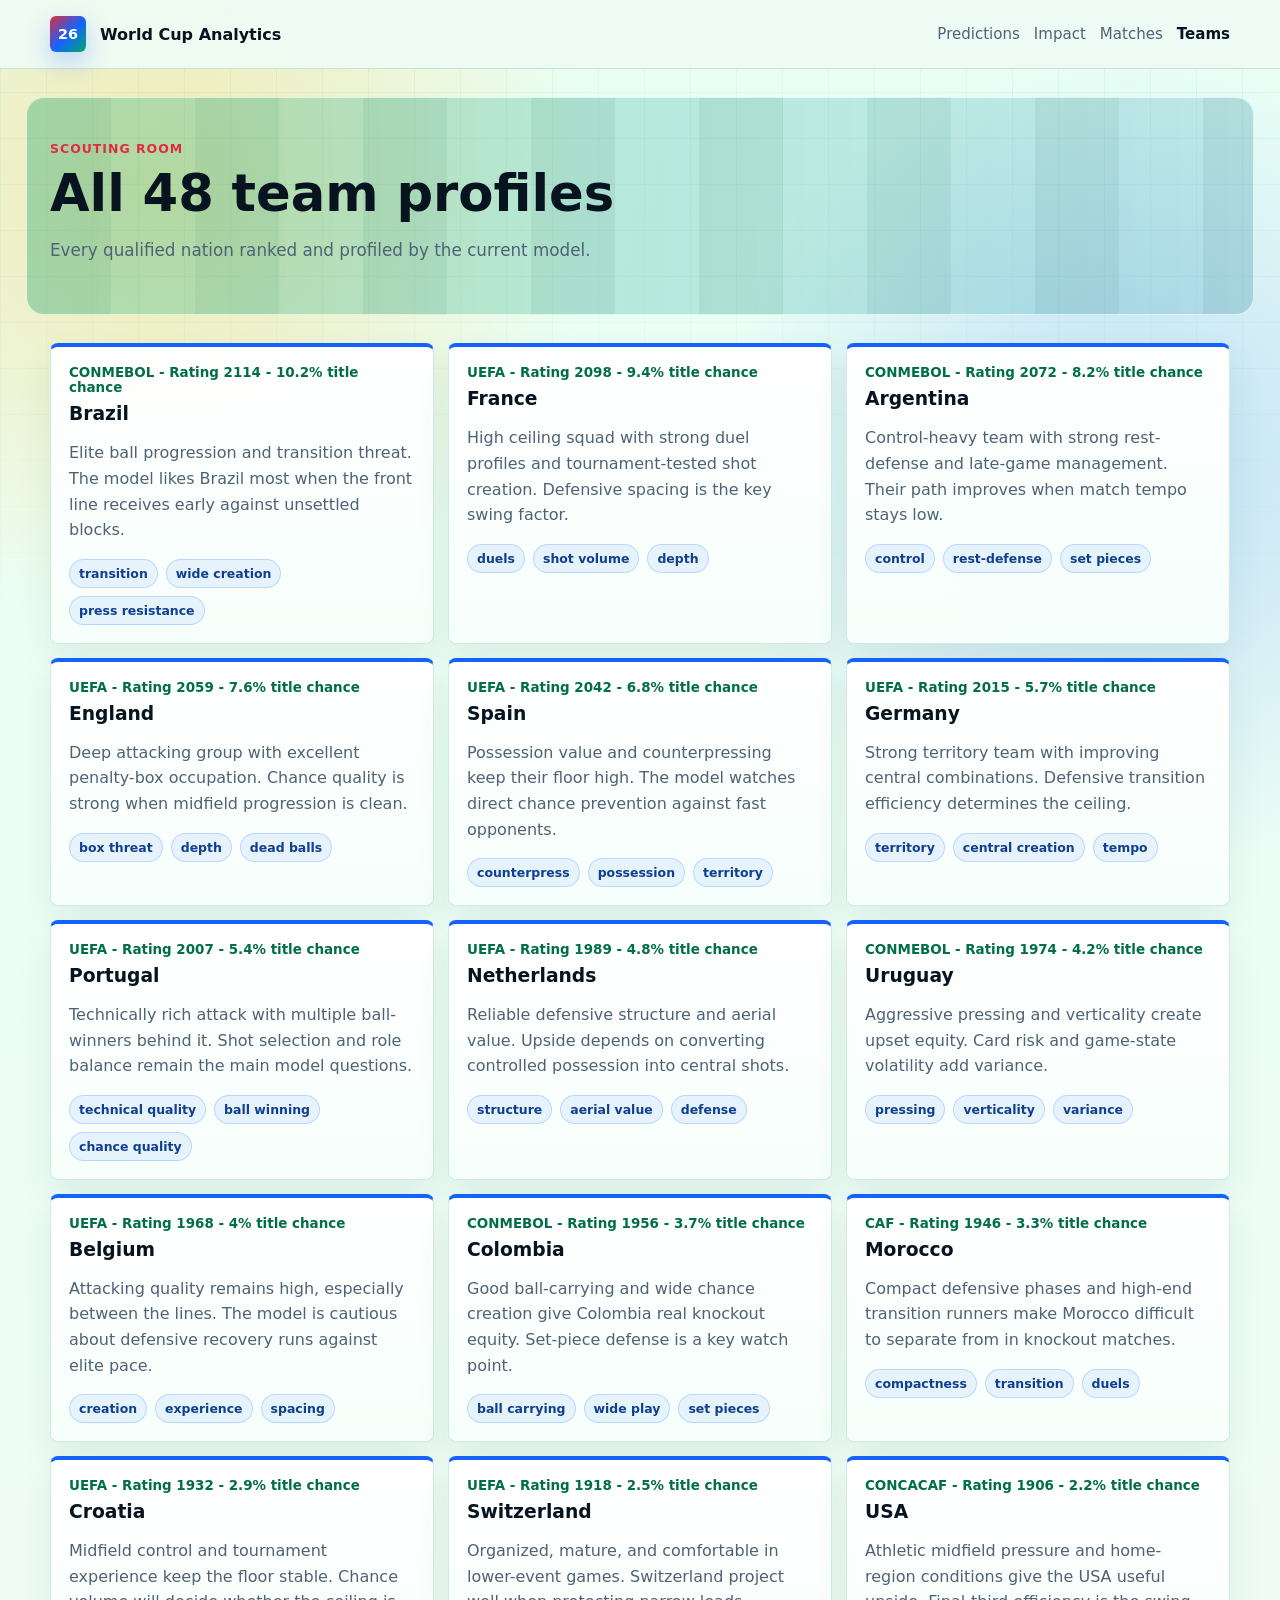
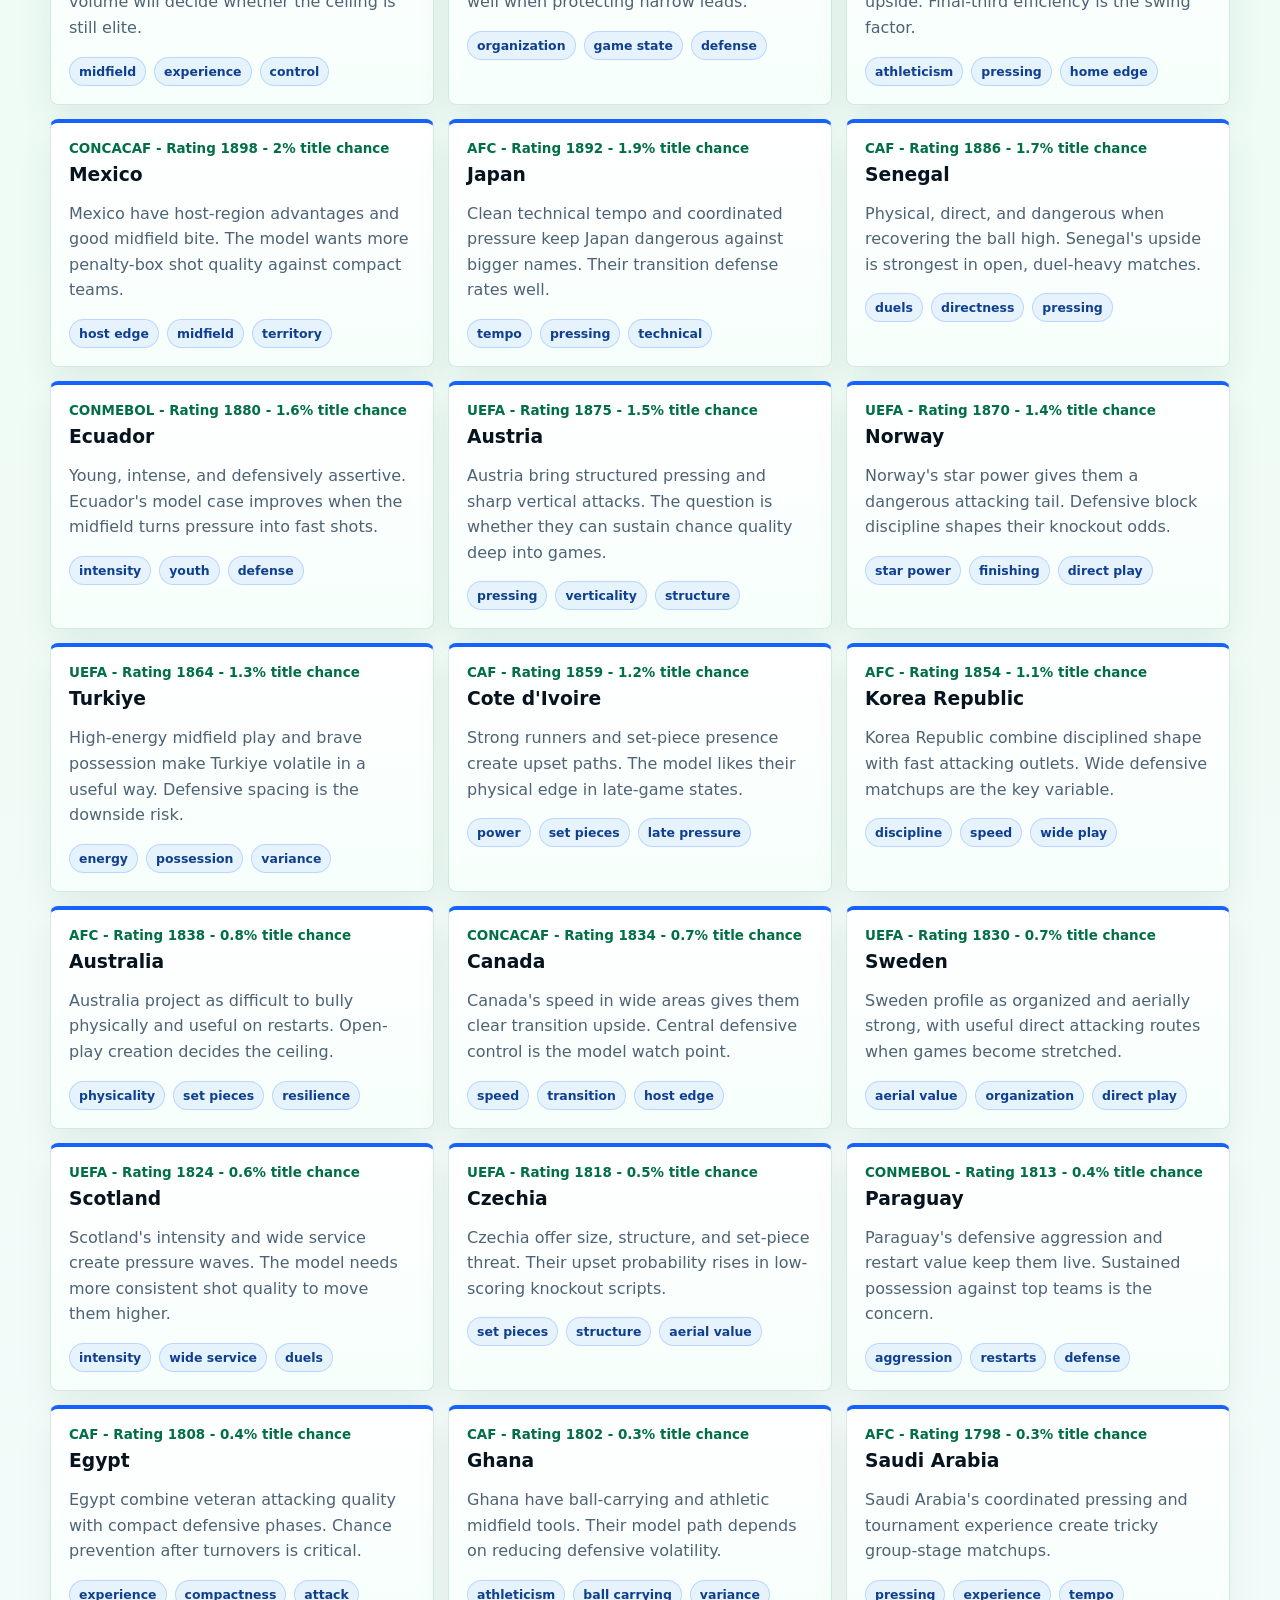
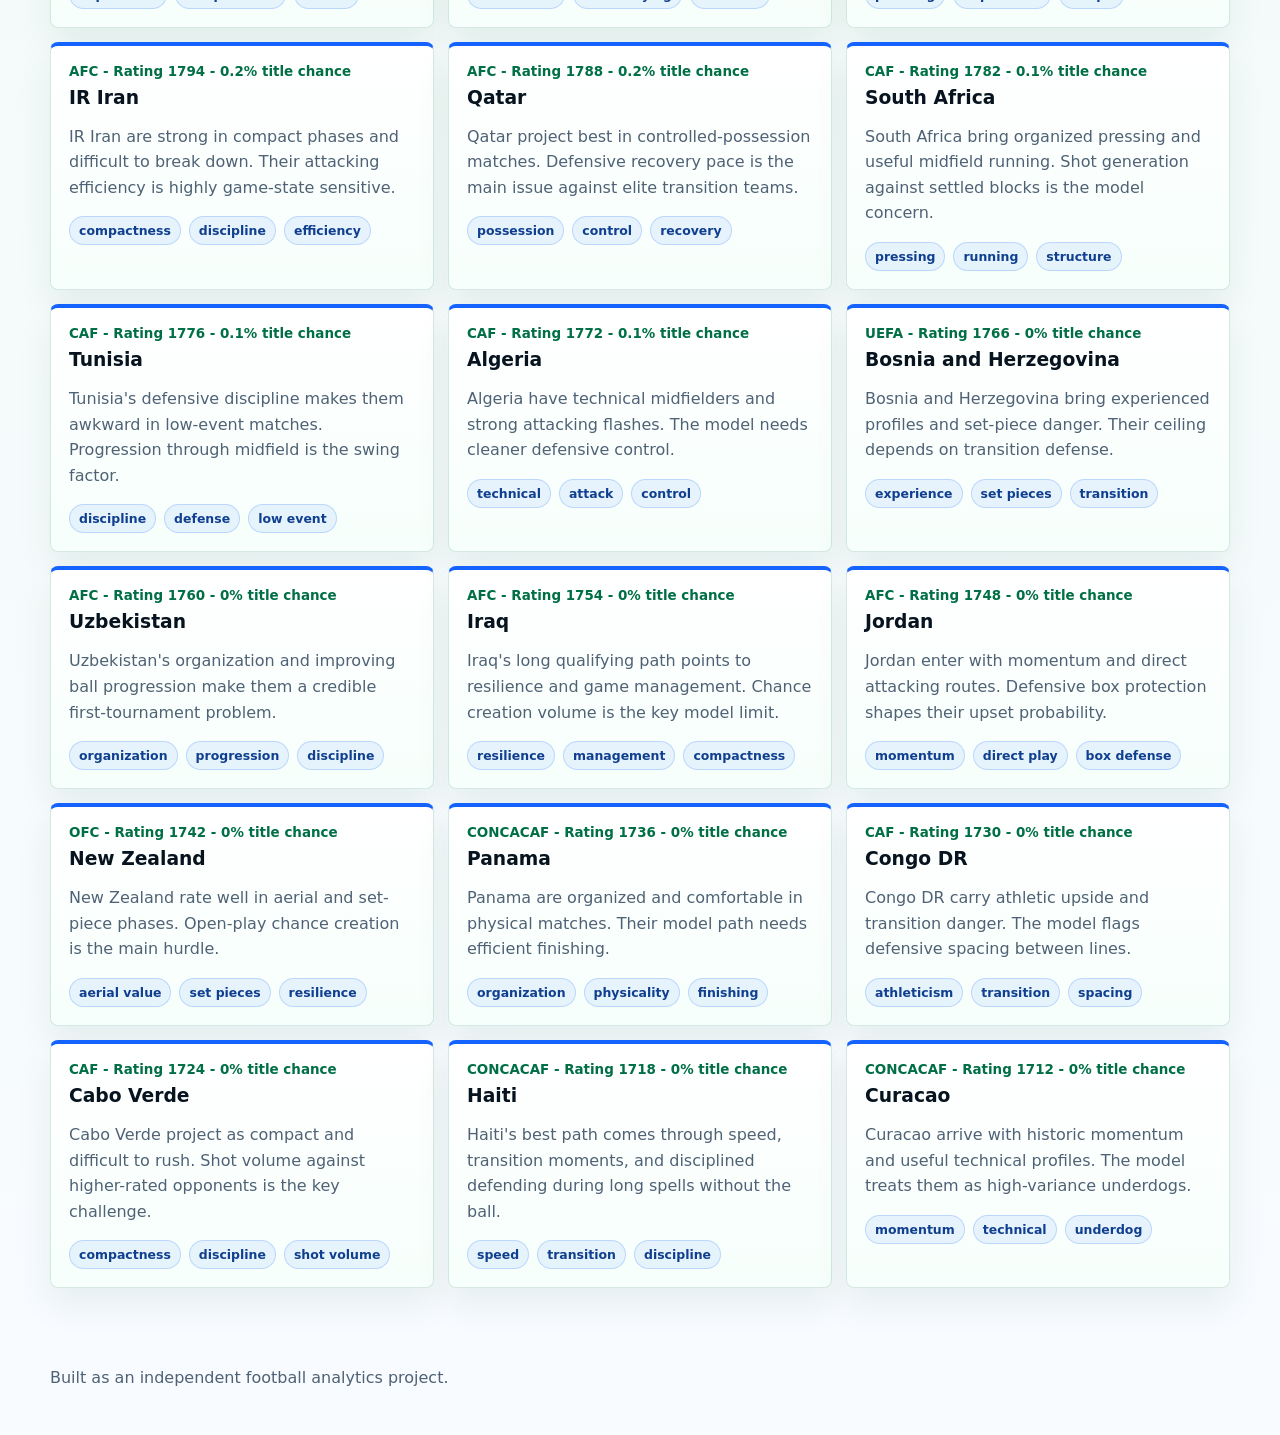
<file: teams.html>
<!doctype html>
<html lang="en">
  <head>
    <meta charset="utf-8" />
    <meta name="viewport" content="width=device-width, initial-scale=1" />
    <title>Teams | World Cup 2026 Analytics</title>
    <meta name="description" content="World Cup 2026 team rankings and team profiles." />
    <link rel="stylesheet" href="styles.css" />
  </head>
  <body data-page="teams">
    <header class="site-header">
      <nav class="nav">
        <a class="brand" href="index.html" aria-label="World Cup 2026 Analytics home">
          <span class="brand-mark">26</span>
          <span>World Cup Analytics</span>
        </a>
        <div class="nav-links">
          <a href="predictions.html" data-nav="predictions">Predictions</a>
          <a href="impact.html" data-nav="impact">Impact</a>
          <a href="matches.html" data-nav="matches">Matches</a>
          <a href="teams.html" data-nav="teams">Teams</a>
        </div>
      </nav>
    </header>

    <main>
      <section class="page-hero">
        <p class="eyebrow">Scouting room</p>
        <h1>All 48 team profiles</h1>
        <p>Every qualified nation ranked and profiled by the current model.</p>
      </section>

      <section class="section page-section">
        <div class="team-grid" id="teamGrid"></div>
      </section>
    </main>

    <footer class="footer">
      <p>Built as an independent football analytics project.</p>
    </footer>
    <script src="app.js"></script>
  </body>
</html>
</file>
<file: styles.css>
:root {
  --ink: #07141f;
  --muted: #4f6275;
  --line: #c9e0d7;
  --surface: #effbf5;
  --panel: #ffffff;
  --accent: #00a86b;
  --accent-dark: #006f45;
  --blue: #1463ff;
  --red: #e02c3f;
  --gold: #ffc233;
  --danger: #d9293f;
  --shadow: 0 22px 55px rgba(0, 83, 65, 0.16);
}

* {
  box-sizing: border-box;
}

html {
  scroll-behavior: smooth;
}

body {
  margin: 0;
  color: var(--ink);
  background:
    radial-gradient(circle at 12% 4%, rgba(255, 194, 51, 0.35), transparent 28rem),
    radial-gradient(circle at 88% 10%, rgba(20, 99, 255, 0.2), transparent 26rem),
    linear-gradient(180deg, #e9fff5 0%, var(--surface) 42%, #f8fbff 100%);
  font-family:
    Inter, ui-sans-serif, system-ui, -apple-system, BlinkMacSystemFont, "Segoe UI",
    sans-serif;
}

body::before {
  position: fixed;
  inset: 0;
  z-index: -1;
  pointer-events: none;
  content: "";
  background-image:
    linear-gradient(rgba(0, 168, 107, 0.07) 1px, transparent 1px),
    linear-gradient(90deg, rgba(0, 168, 107, 0.07) 1px, transparent 1px);
  background-size: 46px 46px;
  mask-image: linear-gradient(180deg, black, transparent 80%);
}

a {
  color: inherit;
  text-decoration: none;
}

.site-header {
  position: sticky;
  top: 0;
  z-index: 10;
  background: rgba(239, 251, 245, 0.9);
  border-bottom: 1px solid var(--line);
  backdrop-filter: blur(18px);
}

.nav {
  display: flex;
  align-items: center;
  justify-content: space-between;
  width: min(1180px, calc(100% - 32px));
  margin: 0 auto;
  padding: 16px 0;
}

.brand,
.nav-links {
  display: flex;
  align-items: center;
  gap: 14px;
}

.brand {
  font-weight: 750;
}

.brand-mark {
  display: grid;
  width: 36px;
  height: 36px;
  place-items: center;
  color: white;
  background: linear-gradient(135deg, var(--red), var(--blue) 52%, var(--accent));
  border-radius: 6px;
  font-size: 0.9rem;
  box-shadow: 0 10px 24px rgba(20, 99, 255, 0.25);
}

.nav-links {
  color: var(--muted);
  font-size: 0.94rem;
}

.nav-links a:hover {
  color: var(--accent-dark);
}

.nav-links a.active {
  color: var(--ink);
  font-weight: 850;
}

.hero {
  position: relative;
  display: grid;
  grid-template-columns: minmax(0, 1fr) 420px;
  gap: 42px;
  align-items: center;
  width: min(1180px, calc(100% - 32px));
  min-height: 650px;
  margin: 0 auto;
  padding: 72px 0;
}

.hero::before {
  position: absolute;
  inset: 36px -24px;
  z-index: -1;
  content: "";
  background:
    radial-gradient(circle at 50% 50%, transparent 0 76px, rgba(255, 255, 255, 0.45) 77px 79px, transparent 80px),
    linear-gradient(90deg, transparent 0 49.8%, rgba(255, 255, 255, 0.45) 49.9% 50.1%, transparent 50.2%),
    repeating-linear-gradient(90deg, rgba(0, 128, 79, 0.22) 0 80px, rgba(0, 168, 107, 0.16) 80px 160px);
  border: 1px solid rgba(255, 255, 255, 0.6);
  border-radius: 18px;
  opacity: 0.75;
}

.hero-copy h1 {
  max-width: 760px;
  margin: 0;
  font-size: clamp(2.4rem, 5vw, 5.2rem);
  line-height: 0.98;
  letter-spacing: 0;
  text-wrap: balance;
}

.hero-copy p:not(.eyebrow) {
  max-width: 680px;
  color: var(--muted);
  font-size: 1.08rem;
  line-height: 1.7;
}

.eyebrow {
  margin: 0 0 12px;
  color: var(--red);
  font-size: 0.78rem;
  font-weight: 800;
  letter-spacing: 0.08em;
  text-transform: uppercase;
}

.hero-actions {
  display: flex;
  flex-wrap: wrap;
  gap: 12px;
  margin-top: 28px;
}

.button {
  display: inline-flex;
  min-height: 44px;
  align-items: center;
  justify-content: center;
  border: 1px solid transparent;
  border-radius: 6px;
  padding: 0 18px;
  font-weight: 750;
}

.button.primary {
  color: white;
  background: linear-gradient(135deg, var(--accent-dark), var(--accent));
  box-shadow: 0 14px 28px rgba(0, 111, 69, 0.24);
}

.button.secondary {
  border-color: rgba(20, 99, 255, 0.35);
  color: var(--blue);
  background: rgba(255, 255, 255, 0.78);
}

.hero-panel {
  position: relative;
  overflow: hidden;
  background:
    linear-gradient(180deg, rgba(255, 255, 255, 0.96), rgba(255, 255, 255, 0.88)),
    linear-gradient(135deg, rgba(0, 168, 107, 0.24), rgba(20, 99, 255, 0.18));
  border: 1px solid rgba(255, 255, 255, 0.85);
  border-radius: 8px;
  box-shadow: var(--shadow);
  padding: 20px;
}

.hero-panel::before {
  position: absolute;
  right: -54px;
  top: -54px;
  width: 150px;
  height: 150px;
  content: "";
  background:
    linear-gradient(90deg, transparent 47%, rgba(7, 20, 31, 0.12) 48% 52%, transparent 53%),
    linear-gradient(transparent 47%, rgba(7, 20, 31, 0.12) 48% 52%, transparent 53%),
    radial-gradient(circle, white 0 52%, transparent 53%);
  border: 10px solid var(--ink);
  border-radius: 50%;
  opacity: 0.08;
}

.tournament-badge {
  display: inline-grid;
  gap: 0;
  margin-bottom: 18px;
  padding: 10px 12px;
  color: white;
  background: linear-gradient(135deg, var(--red), var(--blue));
  border-radius: 8px;
  box-shadow: 0 14px 30px rgba(224, 44, 63, 0.2);
}

.tournament-badge span {
  font-size: 0.72rem;
  font-weight: 850;
  letter-spacing: 0.08em;
  text-transform: uppercase;
}

.tournament-badge strong {
  font-size: 1.65rem;
  line-height: 1;
}

.panel-header {
  display: flex;
  justify-content: space-between;
  gap: 18px;
  margin-bottom: 18px;
  color: var(--muted);
  font-size: 0.86rem;
  font-weight: 700;
}

.probability-stack {
  display: grid;
  gap: 16px;
}

.prob-row {
  display: grid;
  gap: 8px;
}

.prob-meta {
  display: flex;
  justify-content: space-between;
  gap: 12px;
  font-weight: 750;
}

.bar {
  height: 10px;
  overflow: hidden;
  background: #dcebe4;
  border-radius: 999px;
}

.bar span {
  display: block;
  height: 100%;
  background: linear-gradient(90deg, var(--accent), var(--gold));
  border-radius: inherit;
}

.metrics-band {
  display: grid;
  grid-template-columns: repeat(4, minmax(0, 1fr));
  gap: 1px;
  background: rgba(0, 111, 69, 0.18);
  border-block: 1px solid rgba(0, 111, 69, 0.18);
}

.metrics-band div {
  display: grid;
  gap: 6px;
  padding: 28px;
  background:
    linear-gradient(180deg, rgba(255, 255, 255, 0.96), rgba(244, 255, 249, 0.96));
}

.metric-value {
  font-size: 2rem;
  font-weight: 850;
  color: var(--accent-dark);
}

.metric-label {
  color: var(--muted);
  font-size: 0.9rem;
}

.section {
  width: min(1180px, calc(100% - 32px));
  margin: 0 auto;
  padding: 72px 0 0;
}

.page-hero {
  position: relative;
  width: min(1180px, calc(100% - 32px));
  margin: 0 auto;
  padding: 72px 0 34px;
}

.page-hero::before {
  position: absolute;
  inset: 28px -24px 0;
  z-index: -1;
  content: "";
  background:
    linear-gradient(90deg, rgba(0, 168, 107, 0.18), rgba(20, 99, 255, 0.08)),
    repeating-linear-gradient(90deg, rgba(0, 128, 79, 0.16) 0 84px, rgba(0, 168, 107, 0.1) 84px 168px);
  border: 1px solid rgba(255, 255, 255, 0.65);
  border-radius: 18px;
}

.page-hero h1 {
  max-width: 850px;
  margin: 0;
  font-size: clamp(2.2rem, 4vw, 4.5rem);
  line-height: 1;
}

.page-hero p:not(.eyebrow) {
  max-width: 720px;
  color: var(--muted);
  font-size: 1.05rem;
  line-height: 1.7;
}

.page-section {
  padding-top: 28px;
}

.page-card-grid {
  display: grid;
  grid-template-columns: repeat(4, minmax(0, 1fr));
  gap: 14px;
}

.page-card {
  display: grid;
  gap: 10px;
  min-height: 210px;
  align-content: start;
  padding: 18px;
  background:
    linear-gradient(180deg, rgba(255, 255, 255, 0.98), rgba(246, 255, 251, 0.98));
  border: 1px solid rgba(0, 111, 69, 0.16);
  border-top: 4px solid var(--accent);
  border-radius: 8px;
  box-shadow: 0 16px 34px rgba(0, 83, 65, 0.08);
}

.page-card:nth-child(2) {
  border-top-color: var(--blue);
}

.page-card:nth-child(3) {
  border-top-color: var(--red);
}

.page-card:nth-child(4) {
  border-top-color: var(--gold);
}

.page-card span {
  color: var(--accent-dark);
  font-size: 0.78rem;
  font-weight: 850;
}

.page-card h3 {
  margin: 0;
  font-size: 1.35rem;
}

.page-card p {
  margin: 0;
  color: var(--muted);
  line-height: 1.55;
}

.section-heading {
  margin-bottom: 22px;
}

.section-heading h2 {
  margin: 0;
  font-size: clamp(1.9rem, 3vw, 3rem);
  line-height: 1.05;
}

.inline-heading {
  display: flex;
  align-items: end;
  justify-content: space-between;
  gap: 20px;
}

.filter-label {
  display: grid;
  gap: 6px;
  color: var(--muted);
  font-size: 0.8rem;
  font-weight: 750;
}

select {
  min-width: 170px;
  border: 1px solid rgba(20, 99, 255, 0.2);
  border-radius: 6px;
  padding: 10px 12px;
  background: white;
  color: var(--ink);
  font: inherit;
}

.prediction-layout {
  display: grid;
  grid-template-columns: minmax(0, 1.1fr) minmax(320px, 0.9fr);
  gap: 18px;
  align-items: start;
}

.table-shell {
  overflow: auto;
  background: var(--panel);
  border: 1px solid rgba(0, 111, 69, 0.18);
  border-radius: 8px;
  box-shadow: 0 16px 38px rgba(0, 83, 65, 0.08);
}

table {
  width: 100%;
  border-collapse: collapse;
  min-width: 680px;
}

th,
td {
  padding: 14px 16px;
  border-bottom: 1px solid var(--line);
  text-align: left;
  white-space: nowrap;
}

th {
  color: #083f35;
  background: linear-gradient(180deg, #f2fff8, #e7f8f0);
  font-size: 0.78rem;
  letter-spacing: 0.04em;
  text-transform: uppercase;
}

tr:last-child td {
  border-bottom: 0;
}

.pill {
  display: inline-flex;
  align-items: center;
  min-height: 28px;
  border-radius: 999px;
  padding: 0 10px;
  color: #073d2f;
  background: linear-gradient(135deg, rgba(0, 168, 107, 0.18), rgba(255, 194, 51, 0.28));
  font-weight: 800;
}

.bracket,
.match-grid,
.team-grid {
  display: grid;
  gap: 14px;
}

.bracket-card,
.match-card,
.team-card {
  background:
    linear-gradient(180deg, rgba(255, 255, 255, 0.98), rgba(246, 255, 251, 0.98));
  border: 1px solid rgba(0, 111, 69, 0.16);
  border-radius: 8px;
  padding: 18px;
  box-shadow: 0 16px 34px rgba(0, 83, 65, 0.08);
}

.match-card {
  border-top: 4px solid var(--red);
}

.team-card {
  border-top: 4px solid var(--blue);
}

.bracket-card {
  border-top: 4px solid var(--gold);
}

.bracket-card h3,
.match-card h3,
.team-card h3 {
  margin: 0 0 12px;
}

.match-row {
  display: flex;
  align-items: center;
  justify-content: space-between;
  gap: 14px;
  padding: 10px 0;
  border-top: 1px solid var(--line);
}

.match-row:first-of-type {
  border-top: 0;
}

.muted {
  color: var(--muted);
}

.match-grid,
.team-grid {
  grid-template-columns: repeat(3, minmax(0, 1fr));
}

.card-kicker {
  margin: 0 0 8px;
  color: var(--accent-dark);
  font-size: 0.84rem;
  font-weight: 750;
}

.card-body {
  color: var(--muted);
  line-height: 1.6;
}

.team-tags {
  display: flex;
  flex-wrap: wrap;
  gap: 8px;
  margin-top: 14px;
}

.tag {
  border: 1px solid rgba(20, 99, 255, 0.2);
  border-radius: 999px;
  padding: 6px 9px;
  color: #103f8f;
  background: rgba(20, 99, 255, 0.08);
  font-size: 0.78rem;
  font-weight: 750;
}

.footer {
  width: min(1180px, calc(100% - 32px));
  margin: 0 auto;
  padding: 64px 0 32px;
  color: var(--muted);
}

.error-banner {
  padding: 12px 16px;
  color: white;
  background: var(--danger);
  font-weight: 750;
}

@media (max-width: 900px) {
  .hero,
  .prediction-layout,
  .page-card-grid,
  .match-grid,
  .team-grid {
    grid-template-columns: 1fr;
  }

  .hero {
    min-height: auto;
    padding-top: 44px;
  }

  .metrics-band {
    grid-template-columns: repeat(2, minmax(0, 1fr));
  }
}

@media (max-width: 640px) {
  .nav {
    align-items: flex-start;
    flex-direction: column;
  }

  .nav-links {
    width: 100%;
    overflow-x: auto;
    padding-bottom: 2px;
  }

  .metrics-band {
    grid-template-columns: 1fr;
  }

  .inline-heading {
    align-items: flex-start;
    flex-direction: column;
  }
}
</file>
